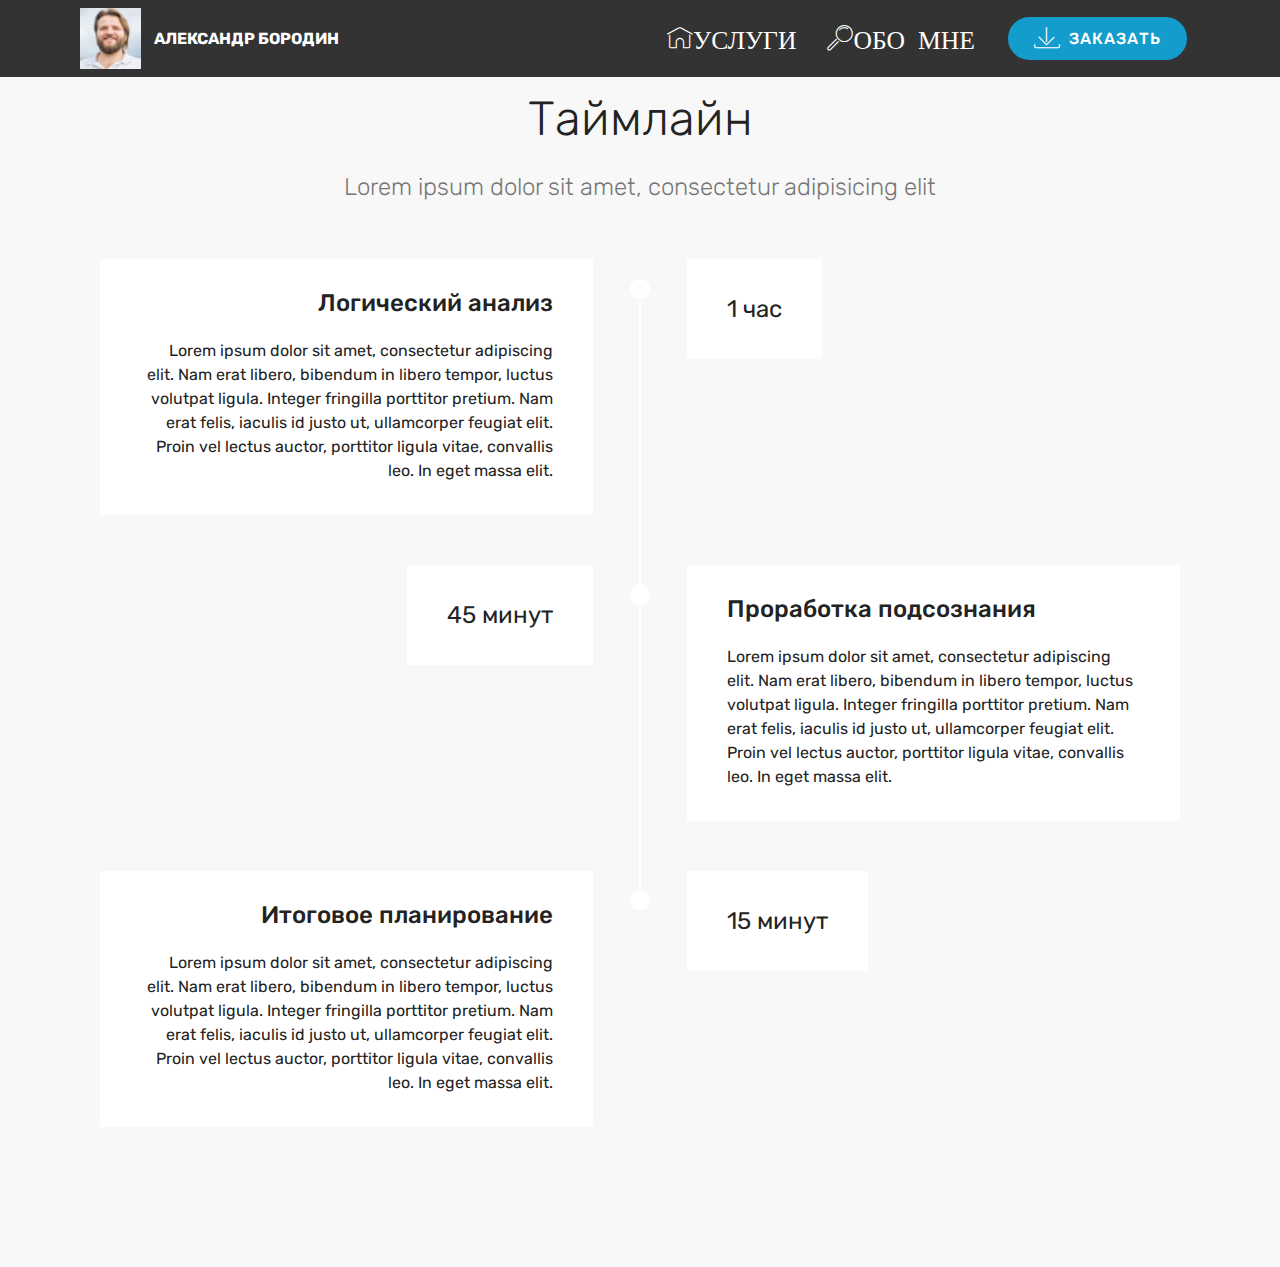
<file: page1.html>
<!DOCTYPE html>
<html >
<head>
  <!-- Site made with Mobirise Website Builder v4.8.2, https://mobirise.com -->
  <meta charset="UTF-8">
  <meta http-equiv="X-UA-Compatible" content="IE=edge">
  <meta name="generator" content="Mobirise v4.8.2, mobirise.com">
  <meta name="viewport" content="width=device-width, initial-scale=1, minimum-scale=1">
  <link rel="shortcut icon" href="assets/images/20180909-img-0165-128x128-2.png" type="image/x-icon">
  <meta name="description" content="Web Site Builder Description">
  <title>Услуги</title>
  <link rel="stylesheet" href="assets/web/assets/mobirise-icons/mobirise-icons.css">
  <link rel="stylesheet" href="assets/tether/tether.min.css">
  <link rel="stylesheet" href="assets/bootstrap/css/bootstrap.min.css">
  <link rel="stylesheet" href="assets/bootstrap/css/bootstrap-grid.min.css">
  <link rel="stylesheet" href="assets/bootstrap/css/bootstrap-reboot.min.css">
  <link rel="stylesheet" href="assets/soundcloud-plugin/style.css">
  <link rel="stylesheet" href="assets/dropdown/css/style.css">
  <link rel="stylesheet" href="assets/theme/css/style.css">
  <link rel="stylesheet" href="assets/mobirise/css/mbr-additional.css" type="text/css">
  
  
  
</head>
<body>
  <section class="menu cid-qTkzRZLJNu" once="menu" id="menu1-3">

    

    <nav class="navbar navbar-expand beta-menu navbar-dropdown align-items-center navbar-fixed-top navbar-toggleable-sm">
        <button class="navbar-toggler navbar-toggler-right" type="button" data-toggle="collapse" data-target="#navbarSupportedContent" aria-controls="navbarSupportedContent" aria-expanded="false" aria-label="Toggle navigation">
            <div class="hamburger">
                <span></span>
                <span></span>
                <span></span>
                <span></span>
            </div>
        </button>
        <div class="menu-logo">
            <div class="navbar-brand">
                <span class="navbar-logo">
                    <a href="https://mobirise.com">
                         <img src="assets/images/20180909-img-166-80x80.jpg" alt="Mobirise" title="" style="height: 3.8rem;">
                    </a>
                </span>
                <span class="navbar-caption-wrap"><a class="navbar-caption text-white display-4" href="https://mobirise.com">
                        АЛЕКСАНДР БОРОДИН</a></span>
            </div>
        </div>
        <div class="collapse navbar-collapse" id="navbarSupportedContent">
            <ul class="navbar-nav nav-dropdown" data-app-modern-menu="true"><li class="nav-item">
                    <a class="nav-link link text-white display-4" href="https://mobirise.com">
                        <span class="mbri-home mbr-iconfont mbr-iconfont-btn">УСЛУГИ</span></a>
                </li>
                <li class="nav-item">
                    <a class="nav-link link text-white display-4" href="https://mobirise.com">
                        <span class="mbri-search mbr-iconfont mbr-iconfont-btn">ОБО МНЕ</span></a>
                </li></ul>
            <div class="navbar-buttons mbr-section-btn"><a class="btn btn-sm btn-primary display-4" href="tel:+79528323090"><span class="mbri-save mbr-iconfont mbr-iconfont-btn"></span>ЗАКАЗАТЬ</a></div>
        </div>
    </nav>
</section>

<section class="engine"><a href="https://mobiri.se/m">free web design templates</a></section><section class="timeline1 cid-r3R2XqxPtO" id="timeline1-8">

    

    

    <div class="container align-center">
        <h2 class="mbr-section-title pb-3 mbr-fonts-style display-2">
            Таймлайн
        </h2>
        <h3 class="mbr-section-subtitle pb-5 mbr-fonts-style display-5">
            Lorem ipsum dolor sit amet, consectetur adipisicing elit
        </h3>

        <div class="container timelines-container" mbri-timelines="">
            <div class="row timeline-element reverse separline">      
                 <div class="timeline-date-panel col-xs-12 col-md-6  align-left">         
                    <div class="time-line-date-content">
                        <p class="mbr-timeline-date mbr-fonts-style display-5">
                            1 час</p>
                    </div>
                </div>
           <span class="iconBackground"></span>
            <div class="col-xs-12 col-md-6 align-right">
                <div class="timeline-text-content">
                    <h4 class="mbr-timeline-title pb-3 mbr-fonts-style display-5">
                        Логический анализ</h4>
                    <p class="mbr-timeline-text mbr-fonts-style display-7">
                        Lorem ipsum dolor sit amet, consectetur adipiscing elit. Nam erat libero, bibendum in libero tempor, luctus volutpat ligula. Integer fringilla porttitor pretium. Nam erat felis, iaculis id justo ut, ullamcorper feugiat elit. Proin vel lectus auctor, porttitor ligula vitae, convallis leo. In eget massa elit.
                    </p>
                 </div>
            </div>
            </div>

            <div class="row timeline-element  separline">
                <div class="timeline-date-panel col-xs-12 col-md-6 align-right">
                    <div class="time-line-date-content">
                        <p class="mbr-timeline-date mbr-fonts-style display-5">
                            45 минут</p>
                    </div>
                </div>
                <span class="iconBackground"></span>
                <div class="col-xs-12 col-md-6 align-left ">
                    <div class="timeline-text-content">
                        <h4 class="mbr-timeline-title pb-3 mbr-fonts-style display-5">
                            Проработка подсознания&nbsp;</h4>
                        <p class="mbr-timeline-text mbr-fonts-style display-7">
                            Lorem ipsum dolor sit amet, consectetur adipiscing elit. Nam erat libero, bibendum in libero tempor, luctus volutpat ligula. Integer fringilla porttitor pretium. Nam erat felis, iaculis id justo ut, ullamcorper feugiat elit. Proin vel lectus auctor, porttitor ligula vitae, convallis leo. In eget massa elit.
                        </p>
                    </div>
                </div>
            </div> 


            <div class="row timeline-element reverse">
                <div class="timeline-date-panel col-xs-12 col-md-6  align-left">
                    <div class="time-line-date-content">
                        <p class="mbr-timeline-date mbr-fonts-style display-5">
                            15 минут</p>
                    </div>
                </div>
                <span class="iconBackground"></span>
                <div class="col-xs-12 col-md-6 align-right">
                    <div class="timeline-text-content">
                        <h4 class="mbr-timeline-title pb-3 mbr-fonts-style display-5">Итоговое планирование</h4>      
                        <p class="mbr-timeline-text mbr-fonts-style display-7">
                            Lorem ipsum dolor sit amet, consectetur adipiscing elit. Nam erat libero, bibendum in libero tempor, luctus volutpat ligula. Integer fringilla porttitor pretium. Nam erat felis, iaculis id justo ut, ullamcorper feugiat elit. Proin vel lectus auctor, porttitor ligula vitae, convallis leo. In eget massa elit.
                        </p>
                    </div>
                </div>
            </div>

            


            


            

            

            

            

            

            

            
        </div>
    </div>
</section>


  <script src="assets/web/assets/jquery/jquery.min.js"></script>
  <script src="assets/popper/popper.min.js"></script>
  <script src="assets/tether/tether.min.js"></script>
  <script src="assets/bootstrap/js/bootstrap.min.js"></script>
  <script src="assets/smoothscroll/smooth-scroll.js"></script>
  <script src="assets/dropdown/js/script.min.js"></script>
  <script src="assets/touchswipe/jquery.touch-swipe.min.js"></script>
  <script src="assets/theme/js/script.js"></script>
  
  
</body>
</html>
</file>
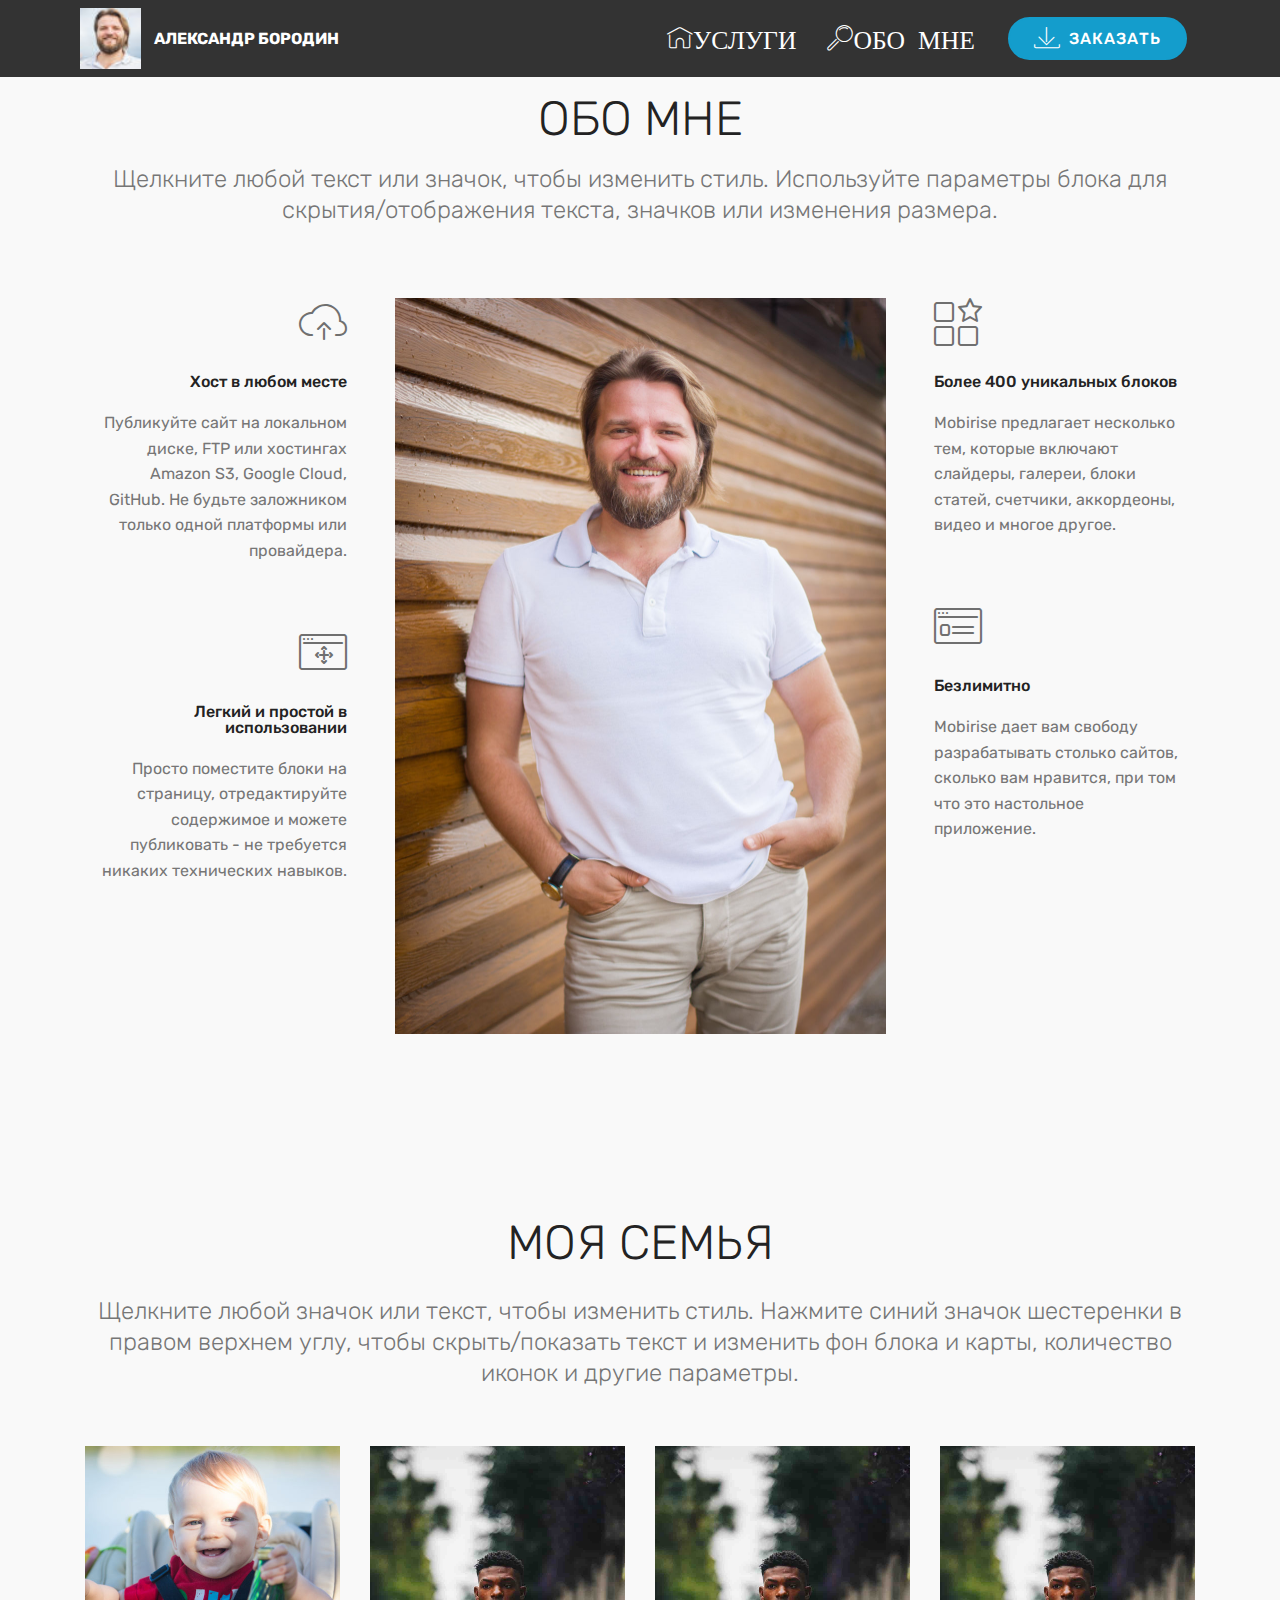
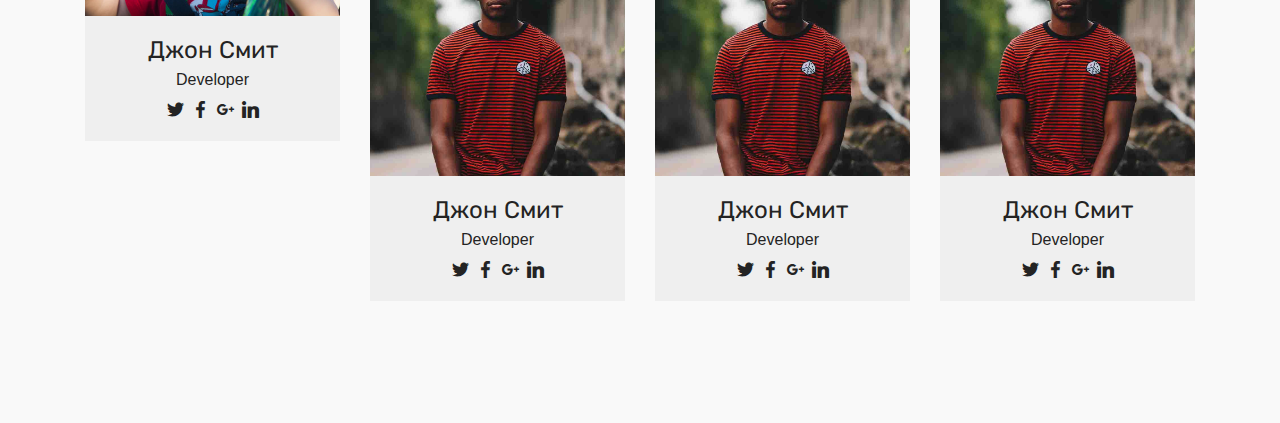
<file: page2.html>
<!DOCTYPE html>
<html >
<head>
  <!-- Site made with Mobirise Website Builder v4.8.2, https://mobirise.com -->
  <meta charset="UTF-8">
  <meta http-equiv="X-UA-Compatible" content="IE=edge">
  <meta name="generator" content="Mobirise v4.8.2, mobirise.com">
  <meta name="viewport" content="width=device-width, initial-scale=1, minimum-scale=1">
  <link rel="shortcut icon" href="assets/images/20180909-img-0165-128x128-2.png" type="image/x-icon">
  <meta name="description" content="Site Creator Description">
  <title>Обо мне</title>
  <link rel="stylesheet" href="assets/web/assets/mobirise-icons/mobirise-icons.css">
  <link rel="stylesheet" href="assets/tether/tether.min.css">
  <link rel="stylesheet" href="assets/bootstrap/css/bootstrap.min.css">
  <link rel="stylesheet" href="assets/bootstrap/css/bootstrap-grid.min.css">
  <link rel="stylesheet" href="assets/bootstrap/css/bootstrap-reboot.min.css">
  <link rel="stylesheet" href="assets/soundcloud-plugin/style.css">
  <link rel="stylesheet" href="assets/socicon/css/styles.css">
  <link rel="stylesheet" href="assets/dropdown/css/style.css">
  <link rel="stylesheet" href="assets/theme/css/style.css">
  <link rel="stylesheet" href="assets/mobirise/css/mbr-additional.css" type="text/css">
  
  
  
</head>
<body>
  <section class="menu cid-qTkzRZLJNu" once="menu" id="menu1-4">

    

    <nav class="navbar navbar-expand beta-menu navbar-dropdown align-items-center navbar-fixed-top navbar-toggleable-sm">
        <button class="navbar-toggler navbar-toggler-right" type="button" data-toggle="collapse" data-target="#navbarSupportedContent" aria-controls="navbarSupportedContent" aria-expanded="false" aria-label="Toggle navigation">
            <div class="hamburger">
                <span></span>
                <span></span>
                <span></span>
                <span></span>
            </div>
        </button>
        <div class="menu-logo">
            <div class="navbar-brand">
                <span class="navbar-logo">
                    <a href="https://mobirise.com">
                         <img src="assets/images/20180909-img-166-80x80.jpg" alt="Mobirise" title="" style="height: 3.8rem;">
                    </a>
                </span>
                <span class="navbar-caption-wrap"><a class="navbar-caption text-white display-4" href="https://mobirise.com">
                        АЛЕКСАНДР БОРОДИН</a></span>
            </div>
        </div>
        <div class="collapse navbar-collapse" id="navbarSupportedContent">
            <ul class="navbar-nav nav-dropdown" data-app-modern-menu="true"><li class="nav-item">
                    <a class="nav-link link text-white display-4" href="https://mobirise.com">
                        <span class="mbri-home mbr-iconfont mbr-iconfont-btn">УСЛУГИ</span></a>
                </li>
                <li class="nav-item">
                    <a class="nav-link link text-white display-4" href="https://mobirise.com">
                        <span class="mbri-search mbr-iconfont mbr-iconfont-btn">ОБО МНЕ</span></a>
                </li></ul>
            <div class="navbar-buttons mbr-section-btn"><a class="btn btn-sm btn-primary display-4" href="tel:+79528323090"><span class="mbri-save mbr-iconfont mbr-iconfont-btn"></span>ЗАКАЗАТЬ</a></div>
        </div>
    </nav>
</section>

<section class="engine"><a href="https://mobiri.se/h">how to create a web page</a></section><section class="features12 cid-r3QZZrePtj" id="features12-5">
    
    

    

    <div class="container">
        <h2 class="mbr-section-title pb-2 mbr-fonts-style display-2">
            ОБО МНЕ</h2>
        <h3 class="mbr-section-subtitle pb-3 mbr-fonts-style display-5">
            Щелкните любой текст или значок, чтобы изменить стиль. Используйте параметры блока для скрытия/отображения текста, значков или изменения размера.
        </h3>

        <div class="media-container-row pt-5">
            <div class="block-content align-right">
                <div class="card pl-3 pr-3 pb-5">
                    <div class="mbr-card-img-title">
                        <div class="card-img pb-3">
                             <span class="mbri-upload mbr-iconfont"></span>
                        </div>
                        <div class="mbr-crt-title">
                            <h4 class="card-title py-2 mbr-crt-title mbr-fonts-style display-7">
                                Хост в любом месте                     
                            </h4>
                        </div>
                    </div>                

                    <div class="card-box">
                        <p class="mbr-text mbr-section-text mbr-fonts-style display-7">
                            Публикуйте сайт на локальном диске, FTP или хостингах Amazon S3, Google Cloud, GitHub. Не будьте заложником только одной платформы или провайдера.
                        </p>
                    </div>
                </div>

                <div class="card pl-3 pr-3 pb-5">
                    <div class="mbr-card-img-title">
                        <div class="card-img pb-3">
                            <span class="mbri-drag-n-drop2 mbr-iconfont"></span>
                        </div>
                        <div class="mbr-crt-title">
                            <h4 class="card-title py-2 mbr-crt-title mbr-fonts-style display-7">
                                Легкий и простой в использовании
                            </h4>
                        </div>
                    </div>
                    <div class="card-box">
                        <p class="mbr-text mbr-section-text mbr-fonts-style display-7">
                            Просто поместите блоки на страницу, отредактируйте содержимое и можете публиковать - не требуется никаких технических навыков.
                        </p>
                    </div>
                </div>
            </div>

            <div class="mbr-figure" style="width: 50%;">
                <img src="assets/images/20180909-img-191-982x1473.jpg" alt="Mobirise" title="">
            </div>

            <div class="block-content align-left  ">
                <div class="card pl-3 pr-3 pb-5">
                    <div class="mbr-card-img-title">
                        <div class="card-img pb-3">
                             <span class="mbri-features mbr-iconfont"></span>
                        </div>
                        <div class="mbr-crt-title">
                            <h4 class="card-title py-2 mbr-crt-title mbr-fonts-style display-7">
                                Более 400 уникальных блоков
                            </h4>
                        </div>
                    </div>                

                    <div class="card-box">
                        <p class="mbr-text mbr-section-text mbr-fonts-style display-7">
                            Mobirise предлагает несколько тем, которые включают слайдеры, галереи, блоки статей, счетчики, аккордеоны, видео и многое другое.
                        </p>
                    </div>
                </div>

                <div class="card pl-3 pr-3 pb-5">
                    <div class="mbr-card-img-title">
                        <div class="card-img pb-3">
                            <span class="mbri-sites mbr-iconfont"></span>
                        </div>
                        <div class="mbr-crt-title">
                            <h4 class="card-title py-2 mbr-crt-title mbr-fonts-style display-7">
                                Безлимитно
                            </h4>
                        </div>
                    </div>
                    <div class="card-box">
                        <p class="mbr-text mbr-section-text mbr-fonts-style display-7">
                            Mobirise дает вам свободу разрабатывать столько сайтов, сколько вам нравится, при том что это настольное приложение.
                        </p>
                    </div>
                </div>
            </div>
        </div>
    </div>
</section>

<section class="features16 cid-r3R0JcLYVp" id="features16-6">
    
    
    
    <div class="container align-center">
        <h2 class="pb-3 mbr-fonts-style mbr-section-title display-2">
            МОЯ СЕМЬЯ</h2>
        <h3 class="pb-5 mbr-section-subtitle mbr-fonts-style mbr-light display-5">
            Щелкните любой значок или текст, чтобы изменить стиль. Нажмите синий значок шестеренки в правом верхнем углу, чтобы скрыть/показать текст и изменить фон блока и карты, количество иконок и другие параметры.
        </h3>
        <div class="row media-row">
            
        <div class="team-item col-lg-3 col-md-6">
                <div class="item-image">
                    <img src="assets/images/20180429-img-9837-510x340.jpg" alt="" title="">
                </div>
                <div class="item-caption py-3">
                    <div class="item-name px-2">
                        <p class="mbr-fonts-style display-5">
                           Джон Смит
                        </p>
                    </div>
                    <div class="item-role px-2">
                        <p>Developer</p>
                    </div>
                    <div class="item-social pt-2">
                        <a href="https://twitter.com/mobirise" target="_blank">
                            <span class="p-1 socicon-twitter socicon mbr-iconfont mbr-iconfont-social"></span>
                        </a>
                        <a href="https://www.facebook.com/pages/Mobirise/1616226671953247" target="_blank">
                            <span class="p-1 socicon-facebook socicon mbr-iconfont mbr-iconfont-social"></span>
                        </a>
                        <a href="https://plus.google.com/u/0/+Mobirise" target="_blank">
                            <span class="p-1 socicon-googleplus socicon mbr-iconfont mbr-iconfont-social"></span>
                        </a>
                        <a href="https://www.linkedin.com/in/mobirise" target="_blank">
                            <span class="p-1 socicon-linkedin socicon mbr-iconfont mbr-iconfont-social"></span>
                        </a>
                        <a href="https://www.instagram.com/mobirise/" target="_blank">
                            
                        </a>
                        <a href="https://www.youtube.com/channel/UCt_tncVAetpK5JeM8L-8jyw" target="_blank">    
                            
                        </a>
                    </div>
                </div>
            </div><div class="team-item col-lg-3 col-md-6">
                <div class="item-image">
                    <img src="assets/images/face6.jpg">
                </div>
                <div class="item-caption py-3">
                    <div class="item-name px-2">
                        <p class="mbr-fonts-style display-5">
                           Джон Смит
                        </p>
                    </div>
                    <div class="item-role px-2">
                        <p>Developer</p>
                    </div>
                    <div class="item-social pt-2">
                        <a href="https://twitter.com/mobirise" target="_blank">
                            <span class="p-1 socicon-twitter socicon mbr-iconfont mbr-iconfont-social"></span>
                        </a>
                        <a href="https://www.facebook.com/pages/Mobirise/1616226671953247" target="_blank">
                            <span class="p-1 socicon-facebook socicon mbr-iconfont mbr-iconfont-social"></span>
                        </a>
                        <a href="https://plus.google.com/u/0/+Mobirise" target="_blank">
                            <span class="p-1 socicon-googleplus socicon mbr-iconfont mbr-iconfont-social"></span>
                        </a>
                        <a href="https://www.linkedin.com/in/mobirise" target="_blank">
                            <span class="p-1 socicon-linkedin socicon mbr-iconfont mbr-iconfont-social"></span>
                        </a>
                        <a href="https://www.instagram.com/mobirise/" target="_blank">
                            
                        </a>
                        <a href="https://www.youtube.com/channel/UCt_tncVAetpK5JeM8L-8jyw" target="_blank">    
                            
                        </a>
                    </div>
                </div>
            </div><div class="team-item col-lg-3 col-md-6">
                <div class="item-image">
                    <img src="assets/images/face6.jpg">
                </div>
                <div class="item-caption py-3">
                    <div class="item-name px-2">
                        <p class="mbr-fonts-style display-5">
                           Джон Смит
                        </p>
                    </div>
                    <div class="item-role px-2">
                        <p>Developer</p>
                    </div>
                    <div class="item-social pt-2">
                        <a href="https://twitter.com/mobirise" target="_blank">
                            <span class="p-1 socicon-twitter socicon mbr-iconfont mbr-iconfont-social"></span>
                        </a>
                        <a href="https://www.facebook.com/pages/Mobirise/1616226671953247" target="_blank">
                            <span class="p-1 socicon-facebook socicon mbr-iconfont mbr-iconfont-social"></span>
                        </a>
                        <a href="https://plus.google.com/u/0/+Mobirise" target="_blank">
                            <span class="p-1 socicon-googleplus socicon mbr-iconfont mbr-iconfont-social"></span>
                        </a>
                        <a href="https://www.linkedin.com/in/mobirise" target="_blank">
                            <span class="p-1 socicon-linkedin socicon mbr-iconfont mbr-iconfont-social"></span>
                        </a>
                        <a href="https://www.instagram.com/mobirise/" target="_blank">
                            
                        </a>
                        <a href="https://www.youtube.com/channel/UCt_tncVAetpK5JeM8L-8jyw" target="_blank">    
                            
                        </a>
                    </div>
                </div>
            </div><div class="team-item col-lg-3 col-md-6">
                <div class="item-image">
                    <img src="assets/images/face6.jpg">
                </div>
                <div class="item-caption py-3">
                    <div class="item-name px-2">
                        <p class="mbr-fonts-style display-5">
                           Джон Смит
                        </p>
                    </div>
                    <div class="item-role px-2">
                        <p>Developer</p>
                    </div>
                    <div class="item-social pt-2">
                        <a href="https://twitter.com/mobirise" target="_blank">
                            <span class="p-1 socicon-twitter socicon mbr-iconfont mbr-iconfont-social"></span>
                        </a>
                        <a href="https://www.facebook.com/pages/Mobirise/1616226671953247" target="_blank">
                            <span class="p-1 socicon-facebook socicon mbr-iconfont mbr-iconfont-social"></span>
                        </a>
                        <a href="https://plus.google.com/u/0/+Mobirise" target="_blank">
                            <span class="p-1 socicon-googleplus socicon mbr-iconfont mbr-iconfont-social"></span>
                        </a>
                        <a href="https://www.linkedin.com/in/mobirise" target="_blank">
                            <span class="p-1 socicon-linkedin socicon mbr-iconfont mbr-iconfont-social"></span>
                        </a>
                        <a href="https://www.instagram.com/mobirise/" target="_blank">
                            
                        </a>
                        <a href="https://www.youtube.com/channel/UCt_tncVAetpK5JeM8L-8jyw" target="_blank">    
                            
                        </a>
                    </div>
                </div>
            </div></div>    
    </div>
</section>


  <script src="assets/web/assets/jquery/jquery.min.js"></script>
  <script src="assets/popper/popper.min.js"></script>
  <script src="assets/tether/tether.min.js"></script>
  <script src="assets/bootstrap/js/bootstrap.min.js"></script>
  <script src="assets/dropdown/js/script.min.js"></script>
  <script src="assets/touchswipe/jquery.touch-swipe.min.js"></script>
  <script src="assets/smoothscroll/smooth-scroll.js"></script>
  <script src="assets/theme/js/script.js"></script>
  
  
</body>
</html>
</file>
<file: assets/web/assets/mobirise-icons/mobirise-icons.css>
@font-face {
  font-family: 'MobiriseIcons';
  src:  url('mobirise-icons.eot?spat4u');
  src:  url('mobirise-icons.eot?spat4u#iefix') format('embedded-opentype'),
    url('mobirise-icons.ttf?spat4u') format('truetype'),
    url('mobirise-icons.woff?spat4u') format('woff'),
    url('mobirise-icons.svg?spat4u#MobiriseIcons') format('svg');
  font-weight: normal;
  font-style: normal;
}

[class^="mbri-"], [class*=" mbri-"] {
  /* use !important to prevent issues with browser extensions that change fonts */
  font-family: MobiriseIcons !important;
  speak: none;
  font-style: normal;
  font-weight: normal;
  font-variant: normal;
  text-transform: none;
  line-height: 1;

  /* Better Font Rendering =========== */
  -webkit-font-smoothing: antialiased;
  -moz-osx-font-smoothing: grayscale;
}

.mbri-add-submenu:before {
  content: "\e900";
}
.mbri-alert:before {
  content: "\e901";
}
.mbri-align-center:before {
  content: "\e902";
}
.mbri-align-justify:before {
  content: "\e903";
}
.mbri-align-left:before {
  content: "\e904";
}
.mbri-align-right:before {
  content: "\e905";
}
.mbri-android:before {
  content: "\e906";
}
.mbri-apple:before {
  content: "\e907";
}
.mbri-arrow-down:before {
  content: "\e908";
}
.mbri-arrow-next:before {
  content: "\e909";
}
.mbri-arrow-prev:before {
  content: "\e90a";
}
.mbri-arrow-up:before {
  content: "\e90b";
}
.mbri-bold:before {
  content: "\e90c";
}
.mbri-bookmark:before {
  content: "\e90d";
}
.mbri-bootstrap:before {
  content: "\e90e";
}
.mbri-briefcase:before {
  content: "\e90f";
}
.mbri-browse:before {
  content: "\e910";
}
.mbri-bulleted-list:before {
  content: "\e911";
}
.mbri-calendar:before {
  content: "\e912";
}
.mbri-camera:before {
  content: "\e913";
}
.mbri-cart-add:before {
  content: "\e914";
}
.mbri-cart-full:before {
  content: "\e915";
}
.mbri-cash:before {
  content: "\e916";
}
.mbri-change-style:before {
  content: "\e917";
}
.mbri-chat:before {
  content: "\e918";
}
.mbri-clock:before {
  content: "\e919";
}
.mbri-close:before {
  content: "\e91a";
}
.mbri-cloud:before {
  content: "\e91b";
}
.mbri-code:before {
  content: "\e91c";
}
.mbri-contact-form:before {
  content: "\e91d";
}
.mbri-credit-card:before {
  content: "\e91e";
}
.mbri-cursor-click:before {
  content: "\e91f";
}
.mbri-cust-feedback:before {
  content: "\e920";
}
.mbri-database:before {
  content: "\e921";
}
.mbri-delivery:before {
  content: "\e922";
}
.mbri-desktop:before {
  content: "\e923";
}
.mbri-devices:before {
  content: "\e924";
}
.mbri-down:before {
  content: "\e925";
}
.mbri-download:before {
  content: "\e989";
}
.mbri-drag-n-drop:before {
  content: "\e927";
}
.mbri-drag-n-drop2:before {
  content: "\e928";
}
.mbri-edit:before {
  content: "\e929";
}
.mbri-edit2:before {
  content: "\e92a";
}
.mbri-error:before {
  content: "\e92b";
}
.mbri-extension:before {
  content: "\e92c";
}
.mbri-features:before {
  content: "\e92d";
}
.mbri-file:before {
  content: "\e92e";
}
.mbri-flag:before {
  content: "\e92f";
}
.mbri-folder:before {
  content: "\e930";
}
.mbri-gift:before {
  content: "\e931";
}
.mbri-github:before {
  content: "\e932";
}
.mbri-globe:before {
  content: "\e933";
}
.mbri-globe-2:before {
  content: "\e934";
}
.mbri-growing-chart:before {
  content: "\e935";
}
.mbri-hearth:before {
  content: "\e936";
}
.mbri-help:before {
  content: "\e937";
}
.mbri-home:before {
  content: "\e938";
}
.mbri-hot-cup:before {
  content: "\e939";
}
.mbri-idea:before {
  content: "\e93a";
}
.mbri-image-gallery:before {
  content: "\e93b";
}
.mbri-image-slider:before {
  content: "\e93c";
}
.mbri-info:before {
  content: "\e93d";
}
.mbri-italic:before {
  content: "\e93e";
}
.mbri-key:before {
  content: "\e93f";
}
.mbri-laptop:before {
  content: "\e940";
}
.mbri-layers:before {
  content: "\e941";
}
.mbri-left-right:before {
  content: "\e942";
}
.mbri-left:before {
  content: "\e943";
}
.mbri-letter:before {
  content: "\e944";
}
.mbri-like:before {
  content: "\e945";
}
.mbri-link:before {
  content: "\e946";
}
.mbri-lock:before {
  content: "\e947";
}
.mbri-login:before {
  content: "\e948";
}
.mbri-logout:before {
  content: "\e949";
}
.mbri-magic-stick:before {
  content: "\e94a";
}
.mbri-map-pin:before {
  content: "\e94b";
}
.mbri-menu:before {
  content: "\e94c";
}
.mbri-mobile:before {
  content: "\e94d";
}
.mbri-mobile2:before {
  content: "\e94e";
}
.mbri-mobirise:before {
  content: "\e94f";
}
.mbri-more-horizontal:before {
  content: "\e950";
}
.mbri-more-vertical:before {
  content: "\e951";
}
.mbri-music:before {
  content: "\e952";
}
.mbri-new-file:before {
  content: "\e953";
}
.mbri-numbered-list:before {
  content: "\e954";
}
.mbri-opened-folder:before {
  content: "\e955";
}
.mbri-pages:before {
  content: "\e956";
}
.mbri-paper-plane:before {
  content: "\e957";
}
.mbri-paperclip:before {
  content: "\e958";
}
.mbri-photo:before {
  content: "\e959";
}
.mbri-photos:before {
  content: "\e95a";
}
.mbri-pin:before {
  content: "\e95b";
}
.mbri-play:before {
  content: "\e95c";
}
.mbri-plus:before {
  content: "\e95d";
}
.mbri-preview:before {
  content: "\e95e";
}
.mbri-print:before {
  content: "\e95f";
}
.mbri-protect:before {
  content: "\e960";
}
.mbri-question:before {
  content: "\e961";
}
.mbri-quote-left:before {
  content: "\e962";
}
.mbri-quote-right:before {
  content: "\e963";
}
.mbri-refresh:before {
  content: "\e964";
}
.mbri-responsive:before {
  content: "\e965";
}
.mbri-right:before {
  content: "\e966";
}
.mbri-rocket:before {
  content: "\e967";
}
.mbri-sad-face:before {
  content: "\e968";
}
.mbri-sale:before {
  content: "\e969";
}
.mbri-save:before {
  content: "\e96a";
}
.mbri-search:before {
  content: "\e96b";
}
.mbri-setting:before {
  content: "\e96c";
}
.mbri-setting2:before {
  content: "\e96d";
}
.mbri-setting3:before {
  content: "\e96e";
}
.mbri-share:before {
  content: "\e96f";
}
.mbri-shopping-bag:before {
  content: "\e970";
}
.mbri-shopping-basket:before {
  content: "\e971";
}
.mbri-shopping-cart:before {
  content: "\e972";
}
.mbri-sites:before {
  content: "\e973";
}
.mbri-smile-face:before {
  content: "\e974";
}
.mbri-speed:before {
  content: "\e975";
}
.mbri-star:before {
  content: "\e976";
}
.mbri-success:before {
  content: "\e977";
}
.mbri-sun:before {
  content: "\e978";
}
.mbri-sun2:before {
  content: "\e979";
}
.mbri-tablet:before {
  content: "\e97a";
}
.mbri-tablet-vertical:before {
  content: "\e97b";
}
.mbri-target:before {
  content: "\e97c";
}
.mbri-timer:before {
  content: "\e97d";
}
.mbri-to-ftp:before {
  content: "\e97e";
}
.mbri-to-local-drive:before {
  content: "\e97f";
}
.mbri-touch-swipe:before {
  content: "\e980";
}
.mbri-touch:before {
  content: "\e981";
}
.mbri-trash:before {
  content: "\e982";
}
.mbri-underline:before {
  content: "\e983";
}
.mbri-unlink:before {
  content: "\e984";
}
.mbri-unlock:before {
  content: "\e985";
}
.mbri-up-down:before {
  content: "\e986";
}
.mbri-up:before {
  content: "\e987";
}
.mbri-update:before {
  content: "\e988";
}
.mbri-upload:before {
 content: "\e926"; 
}
.mbri-user:before {
  content: "\e98a";
}
.mbri-user2:before {
  content: "\e98b";
}
.mbri-users:before {
  content: "\e98c";
}
.mbri-video:before {
  content: "\e98d";
}
.mbri-video-play:before {
  content: "\e98e";
}
.mbri-watch:before {
  content: "\e98f";
}
.mbri-website-theme:before {
  content: "\e990";
}
.mbri-wifi:before {
  content: "\e991";
}
.mbri-windows:before {
  content: "\e992";
}
.mbri-zoom-out:before {
  content: "\e993";
}
.mbri-redo:before {
  content: "\e994";
}
.mbri-undo:before {
  content: "\e995";
}
</file>
<file: assets/soundcloud-plugin/style.css>
.addons-container {
  position: relative;
  margin-left: auto;
  margin-right: auto;
  padding-right: 15px;
  padding-left: 15px; }
  @media (min-width: 576px) {
    .addons-container {
      padding-right: 15px;
      padding-left: 15px; } }
  @media (min-width: 768px) {
    .addons-container {
      padding-right: 15px;
      padding-left: 15px; } }
  @media (min-width: 992px) {
    .addons-container {
      padding-right: 15px;
      padding-left: 15px; } }
  @media (min-width: 1200px) {
    .addons-container {
      padding-right: 15px;
      padding-left: 15px; } }
  @media (min-width: 576px) {
    .addons-container {
      width: 540px;
      max-width: 100%; } }
  @media (min-width: 768px) {
    .addons-container {
      width: 720px;
      max-width: 100%; } }
  @media (min-width: 992px) {
    .addons-container {
      width: 960px;
      max-width: 100%; } }
  @media (min-width: 1200px) {
    .addons-container {
      width: 1140px;
      max-width: 100%; } }

.addons-container-inner{
    position: relative;
    width: 100%;
    min-height: 1px;
    padding-right: 15px;
    padding-left: 15px;
}
@media (min-width: 567px) {
    .addons-container-inner{
        -ms-flex: 0 0 66.666667%;
        flex: 0 0 66.666667%;
        max-width: 66.666667%;
    }
}
.addons-row{
    display: flex;
    justify-content:center;
}
</file>
<file: assets/dropdown/css/style.css>
.navbar-dropdown {
  left: 0;
  padding: 0;
  position: absolute;
  right: 0;
  top: 0;
  transition: all 0.45s ease;
  z-index: 1030;
  background: #282828; }
  .navbar-dropdown .navbar-logo {
    margin-right: 0.8rem;
    transition: margin 0.3s ease-in-out;
    vertical-align: middle; }
    .navbar-dropdown .navbar-logo img {
      height: 3.125rem;
      transition: all 0.3s ease-in-out; }
    .navbar-dropdown .navbar-logo.mbr-iconfont {
      font-size: 3.125rem;
      line-height: 3.125rem; }
  .navbar-dropdown .navbar-caption {
    font-weight: 700;
    white-space: normal;
    vertical-align: -4px;
    line-height: 3.125rem !important; }
    .navbar-dropdown .navbar-caption, .navbar-dropdown .navbar-caption:hover {
      color: inherit;
      text-decoration: none; }
  .navbar-dropdown .mbr-iconfont + .navbar-caption {
    vertical-align: -1px; }
  .navbar-dropdown.navbar-fixed-top {
    position: fixed; }
  .navbar-dropdown .navbar-brand span {
    vertical-align: -4px; }
  .navbar-dropdown.bg-color.transparent {
    background: none; }
  .navbar-dropdown.navbar-short .navbar-brand {
    padding: 0.625rem 0; }
    .navbar-dropdown.navbar-short .navbar-brand span {
      vertical-align: -1px; }
  .navbar-dropdown.navbar-short .navbar-caption {
    line-height: 2.375rem !important;
    vertical-align: -2px; }
  .navbar-dropdown.navbar-short .navbar-logo {
    margin-right: 0.5rem; }
    .navbar-dropdown.navbar-short .navbar-logo img {
      height: 2.375rem; }
    .navbar-dropdown.navbar-short .navbar-logo.mbr-iconfont {
      font-size: 2.375rem;
      line-height: 2.375rem; }
  .navbar-dropdown.navbar-short .mbr-table-cell {
    height: 3.625rem; }
  .navbar-dropdown .navbar-close {
    left: 0.6875rem;
    position: fixed;
    top: 0.75rem;
    z-index: 1000; }
  .navbar-dropdown .hamburger-icon {
    content: "";
    display: inline-block;
    vertical-align: middle;
    width: 16px;
    -webkit-box-shadow: 0 -6px 0 1px #282828,0 0 0 1px #282828,0 6px 0 1px #282828;
    -moz-box-shadow: 0 -6px 0 1px #282828,0 0 0 1px #282828,0 6px 0 1px #282828;
    box-shadow: 0 -6px 0 1px #282828,0 0 0 1px #282828,0 6px 0 1px #282828; }

.dropdown-menu .dropdown-toggle[data-toggle="dropdown-submenu"]::after {
  border-bottom: 0.35em solid transparent;
  border-left: 0.35em solid;
  border-right: 0;
  border-top: 0.35em solid transparent;
  margin-left: 0.3rem; }

.dropdown-menu .dropdown-item:focus {
  outline: 0; }

.nav-dropdown {
  font-size: 0.75rem;
  font-weight: 500;
  height: auto !important; }
  .nav-dropdown .nav-btn {
    padding-left: 1rem; }
  .nav-dropdown .link {
    margin: .667em 1.667em;
    font-weight: 500;
    padding: 0;
    transition: color .2s ease-in-out; }
    .nav-dropdown .link.dropdown-toggle {
      margin-right: 2.583em; }
      .nav-dropdown .link.dropdown-toggle::after {
        margin-left: .25rem;
        border-top: 0.35em solid;
        border-right: 0.35em solid transparent;
        border-left: 0.35em solid transparent;
        border-bottom: 0; }
      .nav-dropdown .link.dropdown-toggle[aria-expanded="true"] {
        margin: 0;
        padding: 0.667em 3.263em  0.667em 1.667em; }
  .nav-dropdown .link::after,
  .nav-dropdown .dropdown-item::after {
    color: inherit; }
  .nav-dropdown .btn {
    font-size: 0.75rem;
    font-weight: 700;
    letter-spacing: 0;
    margin-bottom: 0;
    padding-left: 1.25rem;
    padding-right: 1.25rem; }
  .nav-dropdown .dropdown-menu {
    border-radius: 0;
    border: 0;
    left: 0;
    margin: 0;
    padding-bottom: 1.25rem;
    padding-top: 1.25rem;
    position: relative; }
  .nav-dropdown .dropdown-submenu {
    margin-left: 0.125rem;
    top: 0; }
  .nav-dropdown .dropdown-item {
    font-weight: 500;
    line-height: 2;
    padding: 0.3846em 4.615em 0.3846em 1.5385em;
    position: relative;
    transition: color .2s ease-in-out, background-color .2s ease-in-out; }
    .nav-dropdown .dropdown-item::after {
      margin-top: -0.3077em;
      position: absolute;
      right: 1.1538em;
      top: 50%; }
    .nav-dropdown .dropdown-item:focus, .nav-dropdown .dropdown-item:hover {
      background: none; }

@media (max-width: 767px) {
  .nav-dropdown.navbar-toggleable-sm {
    bottom: 0;
    display: none;
    left: 0;
    overflow-x: hidden;
    position: fixed;
    top: 0;
    transform: translateX(-100%);
    -ms-transform: translateX(-100%);
    -webkit-transform: translateX(-100%);
    width: 18.75rem;
    z-index: 999; } }
.nav-dropdown.navbar-toggleable-xl {
  bottom: 0;
  display: none;
  left: 0;
  overflow-x: hidden;
  position: fixed;
  top: 0;
  transform: translateX(-100%);
  -ms-transform: translateX(-100%);
  -webkit-transform: translateX(-100%);
  width: 18.75rem;
  z-index: 999; }

.nav-dropdown-sm {
  display: block !important;
  overflow-x: hidden;
  overflow: auto;
  padding-top: 3.875rem; }
  .nav-dropdown-sm::after {
    content: "";
    display: block;
    height: 3rem;
    width: 100%; }
  .nav-dropdown-sm.collapse.in ~ .navbar-close {
    display: block !important; }
  .nav-dropdown-sm.collapsing, .nav-dropdown-sm.collapse.in {
    transform: translateX(0);
    -ms-transform: translateX(0);
    -webkit-transform: translateX(0);
    transition: all 0.25s ease-out;
    -webkit-transition: all 0.25s ease-out;
    background: #282828; }
  .nav-dropdown-sm.collapsing[aria-expanded="false"] {
    transform: translateX(-100%);
    -ms-transform: translateX(-100%);
    -webkit-transform: translateX(-100%); }
  .nav-dropdown-sm .nav-item {
    display: block;
    margin-left: 0 !important;
    padding-left: 0; }
  .nav-dropdown-sm .link,
  .nav-dropdown-sm .dropdown-item {
    border-top: 1px dotted rgba(255, 255, 255, 0.1);
    font-size: 0.8125rem;
    line-height: 1.6;
    margin: 0 !important;
    padding: 0.875rem 2.4rem 0.875rem 1.5625rem !important;
    position: relative;
    white-space: normal; }
    .nav-dropdown-sm .link:focus, .nav-dropdown-sm .link:hover,
    .nav-dropdown-sm .dropdown-item:focus,
    .nav-dropdown-sm .dropdown-item:hover {
      background: rgba(0, 0, 0, 0.2) !important;
      color: #c0a375; }
  .nav-dropdown-sm .nav-btn {
    position: relative;
    padding: 1.5625rem 1.5625rem 0 1.5625rem; }
    .nav-dropdown-sm .nav-btn::before {
      border-top: 1px dotted rgba(255, 255, 255, 0.1);
      content: "";
      left: 0;
      position: absolute;
      top: 0;
      width: 100%; }
    .nav-dropdown-sm .nav-btn + .nav-btn {
      padding-top: 0.625rem; }
      .nav-dropdown-sm .nav-btn + .nav-btn::before {
        display: none; }
  .nav-dropdown-sm .btn {
    padding: 0.625rem 0; }
  .nav-dropdown-sm .dropdown-toggle[data-toggle="dropdown-submenu"]::after {
    margin-left: .25rem;
    border-top: 0.35em solid;
    border-right: 0.35em solid transparent;
    border-left: 0.35em solid transparent;
    border-bottom: 0; }
  .nav-dropdown-sm .dropdown-toggle[data-toggle="dropdown-submenu"][aria-expanded="true"]::after {
    border-top: 0;
    border-right: 0.35em solid transparent;
    border-left: 0.35em solid transparent;
    border-bottom: 0.35em solid; }
  .nav-dropdown-sm .dropdown-menu {
    margin: 0;
    padding: 0;
    position: relative;
    top: 0;
    left: 0;
    width: 100%;
    border: 0;
    float: none;
    border-radius: 0;
    background: none; }
  .nav-dropdown-sm .dropdown-submenu {
    left: 100%;
    margin-left: 0.125rem;
    margin-top: -1.25rem;
    top: 0; }

.navbar-toggleable-sm .nav-dropdown .dropdown-menu {
  position: absolute; }

.navbar-toggleable-sm .nav-dropdown .dropdown-submenu {
  left: 100%;
  margin-left: 0.125rem;
  margin-top: -1.25rem;
  top: 0; }

.navbar-toggleable-sm.opened .nav-dropdown .dropdown-menu {
  position: relative; }

.navbar-toggleable-sm.opened .nav-dropdown .dropdown-submenu {
  left: 0;
  margin-left: 00rem;
  margin-top: 0rem;
  top: 0; }

.is-builder .nav-dropdown.collapsing {
  transition: none !important; }

/*# sourceMappingURL=style.css.map */
</file>
<file: assets/theme/css/style.css>
.engine {
	position: absolute;
	text-indent: -2400px;
	text-align: center;
	padding: 0;
	top: 0;
	left: -2400px;
}/*!
 * Mobirise v4 theme (https://mobirise.com/)
 * Copyright 2017 Mobirise
 */
section {
  background-color: #eeeeee; }

section,
.container,
.container-fluid {
  position: relative;
  word-wrap: break-word; }

a.mbr-iconfont:hover {
  text-decoration: none; }

.article .lead p, .article .lead ul, .article .lead ol, .article .lead pre, .article .lead blockquote {
  margin-bottom: 0; }

a {
  font-style: normal;
  font-weight: 400;
  cursor: pointer; }
  a, a:hover {
    text-decoration: none; }

figure {
  margin-bottom: 0; }

body {
  color: #232323; }

h1, h2, h3, h4, h5, h6,
.h1, .h2, .h3, .h4, .h5, .h6,
.display-1, .display-2, .display-3, .display-4 {
  line-height: 1;
  word-break: break-word;
  word-wrap: break-word; }

b, strong {
  font-weight: bold; }

blockquote {
  padding: 10px 0 10px 20px;
  position: relative;
  border-left: 2px solid;
  border-color: #ff3366; }

input:-webkit-autofill, input:-webkit-autofill:hover, input:-webkit-autofill:focus, input:-webkit-autofill:active {
  transition-delay: 9999s;
  transition-property: background-color, color; }

textarea[type="hidden"] {
  display: none; }

body {
  position: relative; }

section {
  background-position: 50% 50%;
  background-repeat: no-repeat;
  background-size: cover; }
  section .mbr-background-video,
  section .mbr-background-video-preview {
    position: absolute;
    bottom: 0;
    left: 0;
    right: 0;
    top: 0; }

.hidden {
  visibility: hidden; }

.mbr-z-index20 {
  z-index: 20; }

/*! Base colors */
.mbr-white {
  color: #ffffff; }

.mbr-black {
  color: #000000; }

.mbr-bg-white {
  background-color: #ffffff; }

.mbr-bg-black {
  background-color: #000000; }

/*! Text-aligns */
.align-left {
  text-align: left; }

.align-center {
  text-align: center; }

.align-right {
  text-align: right; }

@media (max-width: 767px) {
  .align-left, .align-center, .align-right, .mbr-section-btn, .mbr-section-title {
    text-align: center; } }
/*! Font-weight  */
.mbr-light {
  font-weight: 300; }

.mbr-regular {
  font-weight: 400; }

.mbr-semibold {
  font-weight: 500; }

.mbr-bold {
  font-weight: 700; }

/*! Media  */
.media-size-item {
  -webkit-flex: 1 1 auto;
  -moz-flex: 1 1 auto;
  -ms-flex: 1 1 auto;
  -o-flex: 1 1 auto;
  flex: 1 1 auto; }

.media-content {
  -webkit-flex-basis: 100%;
  flex-basis: 100%; }

.media-container-row {
  display: -ms-flexbox;
  display: -webkit-flex;
  display: flex;
  -webkit-flex-direction: row;
  -ms-flex-direction: row;
  flex-direction: row;
  -webkit-flex-wrap: wrap;
  -ms-flex-wrap: wrap;
  flex-wrap: wrap;
  -webkit-justify-content: center;
  -ms-flex-pack: center;
  justify-content: center;
  -webkit-align-content: center;
  -ms-flex-line-pack: center;
  align-content: center;
  -webkit-align-items: start;
  -ms-flex-align: start;
  align-items: start; }
  .media-container-row .media-size-item {
    width: 400px; }

.media-container-column {
  display: -ms-flexbox;
  display: -webkit-flex;
  display: flex;
  -webkit-flex-direction: column;
  -ms-flex-direction: column;
  flex-direction: column;
  -webkit-flex-wrap: wrap;
  -ms-flex-wrap: wrap;
  flex-wrap: wrap;
  -webkit-justify-content: center;
  -ms-flex-pack: center;
  justify-content: center;
  -webkit-align-content: center;
  -ms-flex-line-pack: center;
  align-content: center;
  -webkit-align-items: stretch;
  -ms-flex-align: stretch;
  align-items: stretch; }
  .media-container-column > * {
    width: 100%; }

@media (min-width: 992px) {
  .media-container-row {
    -webkit-flex-wrap: nowrap;
    -ms-flex-wrap: nowrap;
    flex-wrap: nowrap; } }
figure {
  overflow: hidden; }

figure[mbr-media-size] {
  transition: width 0.1s; }

.mbr-figure img, .mbr-figure iframe {
  display: block;
  width: 100%; }

.card {
  background-color: transparent;
  border: none; }

.card-img {
  text-align: center;
  flex-shrink: 0; }

.media {
  max-width: 100%;
  margin: 0 auto; }

.mbr-figure {
  -ms-flex-item-align: center;
  -ms-grid-row-align: center;
  -webkit-align-self: center;
  align-self: center; }

.media-container > div {
  max-width: 100%; }

.mbr-figure img, .card-img img {
  width: 100%; }

@media (max-width: 991px) {
  .media-size-item {
    width: auto !important; }

  .media {
    width: auto; }

  .mbr-figure {
    width: 100% !important; } }
/*! Buttons */
.mbr-section-btn {
  margin-left: -.25rem;
  margin-right: -.25rem;
  font-size: 0; }

nav .mbr-section-btn {
  margin-left: 0rem;
  margin-right: 0rem; }

/*! Btn icon margin */
.btn .mbr-iconfont, .btn.btn-sm .mbr-iconfont {
  cursor: pointer;
  margin-right: 0.5rem; }

.btn.btn-md .mbr-iconfont, .btn.btn-md .mbr-iconfont {
  margin-right: 0.8rem; }

.mbr-regular {
  font-weight: 400; }

.mbr-semibold {
  font-weight: 500; }

.mbr-bold {
  font-weight: 700; }

[type="submit"] {
  -webkit-appearance: none; }

/*! Full-screen */
.mbr-fullscreen .mbr-overlay {
  min-height: 100vh; }

.mbr-fullscreen {
  display: flex;
  display: -webkit-flex;
  display: -moz-flex;
  display: -ms-flex;
  display: -o-flex;
  align-items: center;
  -webkit-align-items: center;
  min-height: 100vh;
  padding-top: 3rem;
  padding-bottom: 3rem; }

/*! Map */
.map {
  height: 25rem;
  position: relative; }
  .map iframe {
    width: 100%;
    height: 100%; }

/* Form */
.form-asterisk {
  font-family: initial;
  position: absolute;
  top: -2px;
  font-weight: normal; }

/*! Scroll to top arrow */
.mbr-arrow-up {
  bottom: 25px;
  right: 90px;
  position: fixed;
  text-align: right;
  z-index: 5000;
  color: #ffffff;
  font-size: 32px;
  transform: rotate(180deg);
  -webkit-transform: rotate(180deg); }

.mbr-arrow-up a {
  background: rgba(0, 0, 0, 0.2);
  border-radius: 3px;
  color: #fff;
  display: inline-block;
  height: 60px;
  width: 60px;
  outline-style: none !important;
  position: relative;
  text-decoration: none;
  transition: all .3s ease-in-out;
  cursor: pointer;
  text-align: center; }
  .mbr-arrow-up a:hover {
    background-color: rgba(0, 0, 0, 0.4); }
  .mbr-arrow-up a i {
    line-height: 60px; }

.mbr-arrow-up-icon {
  display: block;
  color: #fff; }

.mbr-arrow-up-icon::before {
  content: "\203a";
  display: inline-block;
  font-family: serif;
  font-size: 32px;
  line-height: 1;
  font-style: normal;
  position: relative;
  top: 6px;
  left: -4px;
  -webkit-transform: rotate(-90deg);
  transform: rotate(-90deg); }

/*! Arrow Down */
.mbr-arrow {
  position: absolute;
  bottom: 45px;
  left: 50%;
  width: 60px;
  height: 60px;
  cursor: pointer;
  background-color: rgba(80, 80, 80, 0.5);
  border-radius: 50%;
  -webkit-transform: translateX(-50%);
  transform: translateX(-50%); }
  .mbr-arrow > a {
    display: inline-block;
    text-decoration: none;
    outline-style: none;
    -webkit-animation: arrowdown 1.7s ease-in-out infinite;
    animation: arrowdown 1.7s ease-in-out infinite; }
    .mbr-arrow > a > i {
      position: absolute;
      top: -2px;
      left: 15px;
      font-size: 2rem; }

@keyframes arrowdown {
  0% {
    transform: translateY(0px);
    -webkit-transform: translateY(0px); }
  50% {
    transform: translateY(-5px);
    -webkit-transform: translateY(-5px); }
  100% {
    transform: translateY(0px);
    -webkit-transform: translateY(0px); } }
@-webkit-keyframes arrowdown {
  0% {
    transform: translateY(0px);
    -webkit-transform: translateY(0px); }
  50% {
    transform: translateY(-5px);
    -webkit-transform: translateY(-5px); }
  100% {
    transform: translateY(0px);
    -webkit-transform: translateY(0px); } }
@media (max-width: 500px) {
  .mbr-arrow-up {
    left: 50%;
    right: auto;
    transform: translateX(-50%) rotate(180deg);
    -webkit-transform: translateX(-50%) rotate(180deg); } }
/*Gradients animation*/
@keyframes gradient-animation {
  from {
    background-position: 0% 100%;
    animation-timing-function: ease-in-out; }
  to {
    background-position: 100% 0%;
    animation-timing-function: ease-in-out; } }
@-webkit-keyframes gradient-animation {
  from {
    background-position: 0% 100%;
    animation-timing-function: ease-in-out; }
  to {
    background-position: 100% 0%;
    animation-timing-function: ease-in-out; } }
.bg-gradient {
  background-size: 200% 200%;
  animation: gradient-animation 5s infinite alternate;
  -webkit-animation: gradient-animation 5s infinite alternate; }

.menu .navbar-brand {
  display: -webkit-flex; }
  .menu .navbar-brand span {
    display: flex;
    display: -webkit-flex; }
  .menu .navbar-brand .navbar-caption-wrap {
    display: -webkit-flex; }
  .menu .navbar-brand .navbar-logo img {
    display: -webkit-flex; }
@media (min-width: 768px) and (max-width: 991px) {
  .menu .navbar-toggleable-sm .navbar-nav {
    display: -webkit-box;
    display: -webkit-flex;
    display: -ms-flexbox; } }
@media (min-width: 992px) {
  .menu .navbar-nav.nav-dropdown {
    display: -webkit-flex; }
  .menu .navbar-toggleable-sm .navbar-collapse {
    display: -webkit-flex !important; } }

/*# sourceMappingURL=style.css.map */
</file>
<file: assets/mobirise/css/mbr-additional.css>
@import url(https://fonts.googleapis.com/css?family=Rubik:300,300i,400,400i,500,500i,700,700i,900,900i);





body {
  font-style: normal;
  line-height: 1.5;
}
.mbr-section-title {
  font-style: normal;
  line-height: 1.2;
}
.mbr-section-subtitle {
  line-height: 1.3;
}
.mbr-text {
  font-style: normal;
  line-height: 1.6;
}
.display-1 {
  font-family: 'Rubik', sans-serif;
  font-size: 4.25rem;
}
.display-1 > .mbr-iconfont {
  font-size: 6.8rem;
}
.display-2 {
  font-family: 'Rubik', sans-serif;
  font-size: 3rem;
}
.display-2 > .mbr-iconfont {
  font-size: 4.8rem;
}
.display-4 {
  font-family: 'Rubik', sans-serif;
  font-size: 1rem;
}
.display-4 > .mbr-iconfont {
  font-size: 1.6rem;
}
.display-5 {
  font-family: 'Rubik', sans-serif;
  font-size: 1.5rem;
}
.display-5 > .mbr-iconfont {
  font-size: 2.4rem;
}
.display-7 {
  font-family: 'Rubik', sans-serif;
  font-size: 1rem;
}
.display-7 > .mbr-iconfont {
  font-size: 1.6rem;
}
/* ---- Fluid typography for mobile devices ---- */
/* 1.4 - font scale ratio ( bootstrap == 1.42857 ) */
/* 100vw - current viewport width */
/* (48 - 20)  48 == 48rem == 768px, 20 == 20rem == 320px(minimal supported viewport) */
/* 0.65 - min scale variable, may vary */
@media (max-width: 768px) {
  .display-1 {
    font-size: 3.4rem;
    font-size: calc( 2.1374999999999997rem + (4.25 - 2.1374999999999997) * ((100vw - 20rem) / (48 - 20)));
    line-height: calc( 1.4 * (2.1374999999999997rem + (4.25 - 2.1374999999999997) * ((100vw - 20rem) / (48 - 20))));
  }
  .display-2 {
    font-size: 2.4rem;
    font-size: calc( 1.7rem + (3 - 1.7) * ((100vw - 20rem) / (48 - 20)));
    line-height: calc( 1.4 * (1.7rem + (3 - 1.7) * ((100vw - 20rem) / (48 - 20))));
  }
  .display-4 {
    font-size: 0.8rem;
    font-size: calc( 1rem + (1 - 1) * ((100vw - 20rem) / (48 - 20)));
    line-height: calc( 1.4 * (1rem + (1 - 1) * ((100vw - 20rem) / (48 - 20))));
  }
  .display-5 {
    font-size: 1.2rem;
    font-size: calc( 1.175rem + (1.5 - 1.175) * ((100vw - 20rem) / (48 - 20)));
    line-height: calc( 1.4 * (1.175rem + (1.5 - 1.175) * ((100vw - 20rem) / (48 - 20))));
  }
}
/* Buttons */
.btn {
  font-weight: 500;
  border-width: 2px;
  font-style: normal;
  letter-spacing: 1px;
  margin: .4rem .8rem;
  white-space: normal;
  -webkit-transition: all 0.3s ease-in-out;
  -moz-transition: all 0.3s ease-in-out;
  transition: all 0.3s ease-in-out;
  padding: 1rem 3rem;
  border-radius: 3px;
  display: inline-flex;
  align-items: center;
  justify-content: center;
  word-break: break-word;
}
.btn-sm {
  font-weight: 500;
  letter-spacing: 1px;
  -webkit-transition: all 0.3s ease-in-out;
  -moz-transition: all 0.3s ease-in-out;
  transition: all 0.3s ease-in-out;
  padding: 0.6rem 1.5rem;
  border-radius: 3px;
}
.btn-md {
  font-weight: 500;
  letter-spacing: 1px;
  margin: .4rem .8rem !important;
  -webkit-transition: all 0.3s ease-in-out;
  -moz-transition: all 0.3s ease-in-out;
  transition: all 0.3s ease-in-out;
  padding: 1rem 3rem;
  border-radius: 3px;
}
.btn-lg {
  font-weight: 500;
  letter-spacing: 1px;
  margin: .4rem .8rem !important;
  -webkit-transition: all 0.3s ease-in-out;
  -moz-transition: all 0.3s ease-in-out;
  transition: all 0.3s ease-in-out;
  padding: 1.2rem 3.2rem;
  border-radius: 3px;
}
.bg-primary {
  background-color: #149dcc !important;
}
.bg-success {
  background-color: #f7ed4a !important;
}
.bg-info {
  background-color: #82786e !important;
}
.bg-warning {
  background-color: #879a9f !important;
}
.bg-danger {
  background-color: #b1a374 !important;
}
.btn-primary,
.btn-primary:active {
  background-color: #149dcc !important;
  border-color: #149dcc !important;
  color: #ffffff !important;
}
.btn-primary:hover,
.btn-primary:focus,
.btn-primary.focus,
.btn-primary.active {
  color: #ffffff !important;
  background-color: #0d6786 !important;
  border-color: #0d6786 !important;
}
.btn-primary.disabled,
.btn-primary:disabled {
  color: #ffffff !important;
  background-color: #0d6786 !important;
  border-color: #0d6786 !important;
}
.btn-secondary,
.btn-secondary:active {
  background-color: #ff3366 !important;
  border-color: #ff3366 !important;
  color: #ffffff !important;
}
.btn-secondary:hover,
.btn-secondary:focus,
.btn-secondary.focus,
.btn-secondary.active {
  color: #ffffff !important;
  background-color: #e50039 !important;
  border-color: #e50039 !important;
}
.btn-secondary.disabled,
.btn-secondary:disabled {
  color: #ffffff !important;
  background-color: #e50039 !important;
  border-color: #e50039 !important;
}
.btn-info,
.btn-info:active {
  background-color: #82786e !important;
  border-color: #82786e !important;
  color: #ffffff !important;
}
.btn-info:hover,
.btn-info:focus,
.btn-info.focus,
.btn-info.active {
  color: #ffffff !important;
  background-color: #59524b !important;
  border-color: #59524b !important;
}
.btn-info.disabled,
.btn-info:disabled {
  color: #ffffff !important;
  background-color: #59524b !important;
  border-color: #59524b !important;
}
.btn-success,
.btn-success:active {
  background-color: #f7ed4a !important;
  border-color: #f7ed4a !important;
  color: #3f3c03 !important;
}
.btn-success:hover,
.btn-success:focus,
.btn-success.focus,
.btn-success.active {
  color: #3f3c03 !important;
  background-color: #eadd0a !important;
  border-color: #eadd0a !important;
}
.btn-success.disabled,
.btn-success:disabled {
  color: #3f3c03 !important;
  background-color: #eadd0a !important;
  border-color: #eadd0a !important;
}
.btn-warning,
.btn-warning:active {
  background-color: #879a9f !important;
  border-color: #879a9f !important;
  color: #ffffff !important;
}
.btn-warning:hover,
.btn-warning:focus,
.btn-warning.focus,
.btn-warning.active {
  color: #ffffff !important;
  background-color: #617479 !important;
  border-color: #617479 !important;
}
.btn-warning.disabled,
.btn-warning:disabled {
  color: #ffffff !important;
  background-color: #617479 !important;
  border-color: #617479 !important;
}
.btn-danger,
.btn-danger:active {
  background-color: #b1a374 !important;
  border-color: #b1a374 !important;
  color: #ffffff !important;
}
.btn-danger:hover,
.btn-danger:focus,
.btn-danger.focus,
.btn-danger.active {
  color: #ffffff !important;
  background-color: #8b7d4e !important;
  border-color: #8b7d4e !important;
}
.btn-danger.disabled,
.btn-danger:disabled {
  color: #ffffff !important;
  background-color: #8b7d4e !important;
  border-color: #8b7d4e !important;
}
.btn-white {
  color: #333333 !important;
}
.btn-white,
.btn-white:active {
  background-color: #ffffff !important;
  border-color: #ffffff !important;
  color: #808080 !important;
}
.btn-white:hover,
.btn-white:focus,
.btn-white.focus,
.btn-white.active {
  color: #808080 !important;
  background-color: #d9d9d9 !important;
  border-color: #d9d9d9 !important;
}
.btn-white.disabled,
.btn-white:disabled {
  color: #808080 !important;
  background-color: #d9d9d9 !important;
  border-color: #d9d9d9 !important;
}
.btn-black,
.btn-black:active {
  background-color: #333333 !important;
  border-color: #333333 !important;
  color: #ffffff !important;
}
.btn-black:hover,
.btn-black:focus,
.btn-black.focus,
.btn-black.active {
  color: #ffffff !important;
  background-color: #0d0d0d !important;
  border-color: #0d0d0d !important;
}
.btn-black.disabled,
.btn-black:disabled {
  color: #ffffff !important;
  background-color: #0d0d0d !important;
  border-color: #0d0d0d !important;
}
.btn-primary-outline,
.btn-primary-outline:active {
  background: none;
  border-color: #0b566f;
  color: #0b566f;
}
.btn-primary-outline:hover,
.btn-primary-outline:focus,
.btn-primary-outline.focus,
.btn-primary-outline.active {
  color: #ffffff;
  background-color: #149dcc;
  border-color: #149dcc;
}
.btn-primary-outline.disabled,
.btn-primary-outline:disabled {
  color: #ffffff !important;
  background-color: #149dcc !important;
  border-color: #149dcc !important;
}
.btn-secondary-outline,
.btn-secondary-outline:active {
  background: none;
  border-color: #cc0033;
  color: #cc0033;
}
.btn-secondary-outline:hover,
.btn-secondary-outline:focus,
.btn-secondary-outline.focus,
.btn-secondary-outline.active {
  color: #ffffff;
  background-color: #ff3366;
  border-color: #ff3366;
}
.btn-secondary-outline.disabled,
.btn-secondary-outline:disabled {
  color: #ffffff !important;
  background-color: #ff3366 !important;
  border-color: #ff3366 !important;
}
.btn-info-outline,
.btn-info-outline:active {
  background: none;
  border-color: #4b453f;
  color: #4b453f;
}
.btn-info-outline:hover,
.btn-info-outline:focus,
.btn-info-outline.focus,
.btn-info-outline.active {
  color: #ffffff;
  background-color: #82786e;
  border-color: #82786e;
}
.btn-info-outline.disabled,
.btn-info-outline:disabled {
  color: #ffffff !important;
  background-color: #82786e !important;
  border-color: #82786e !important;
}
.btn-success-outline,
.btn-success-outline:active {
  background: none;
  border-color: #d2c609;
  color: #d2c609;
}
.btn-success-outline:hover,
.btn-success-outline:focus,
.btn-success-outline.focus,
.btn-success-outline.active {
  color: #3f3c03;
  background-color: #f7ed4a;
  border-color: #f7ed4a;
}
.btn-success-outline.disabled,
.btn-success-outline:disabled {
  color: #3f3c03 !important;
  background-color: #f7ed4a !important;
  border-color: #f7ed4a !important;
}
.btn-warning-outline,
.btn-warning-outline:active {
  background: none;
  border-color: #55666b;
  color: #55666b;
}
.btn-warning-outline:hover,
.btn-warning-outline:focus,
.btn-warning-outline.focus,
.btn-warning-outline.active {
  color: #ffffff;
  background-color: #879a9f;
  border-color: #879a9f;
}
.btn-warning-outline.disabled,
.btn-warning-outline:disabled {
  color: #ffffff !important;
  background-color: #879a9f !important;
  border-color: #879a9f !important;
}
.btn-danger-outline,
.btn-danger-outline:active {
  background: none;
  border-color: #7a6e45;
  color: #7a6e45;
}
.btn-danger-outline:hover,
.btn-danger-outline:focus,
.btn-danger-outline.focus,
.btn-danger-outline.active {
  color: #ffffff;
  background-color: #b1a374;
  border-color: #b1a374;
}
.btn-danger-outline.disabled,
.btn-danger-outline:disabled {
  color: #ffffff !important;
  background-color: #b1a374 !important;
  border-color: #b1a374 !important;
}
.btn-black-outline,
.btn-black-outline:active {
  background: none;
  border-color: #000000;
  color: #000000;
}
.btn-black-outline:hover,
.btn-black-outline:focus,
.btn-black-outline.focus,
.btn-black-outline.active {
  color: #ffffff;
  background-color: #333333;
  border-color: #333333;
}
.btn-black-outline.disabled,
.btn-black-outline:disabled {
  color: #ffffff !important;
  background-color: #333333 !important;
  border-color: #333333 !important;
}
.btn-white-outline,
.btn-white-outline:active,
.btn-white-outline.active {
  background: none;
  border-color: #ffffff;
  color: #ffffff;
}
.btn-white-outline:hover,
.btn-white-outline:focus,
.btn-white-outline.focus {
  color: #333333;
  background-color: #ffffff;
  border-color: #ffffff;
}
.text-primary {
  color: #149dcc !important;
}
.text-secondary {
  color: #ff3366 !important;
}
.text-success {
  color: #f7ed4a !important;
}
.text-info {
  color: #82786e !important;
}
.text-warning {
  color: #879a9f !important;
}
.text-danger {
  color: #b1a374 !important;
}
.text-white {
  color: #ffffff !important;
}
.text-black {
  color: #000000 !important;
}
a.text-primary:hover,
a.text-primary:focus {
  color: #0b566f !important;
}
a.text-secondary:hover,
a.text-secondary:focus {
  color: #cc0033 !important;
}
a.text-success:hover,
a.text-success:focus {
  color: #d2c609 !important;
}
a.text-info:hover,
a.text-info:focus {
  color: #4b453f !important;
}
a.text-warning:hover,
a.text-warning:focus {
  color: #55666b !important;
}
a.text-danger:hover,
a.text-danger:focus {
  color: #7a6e45 !important;
}
a.text-white:hover,
a.text-white:focus {
  color: #b3b3b3 !important;
}
a.text-black:hover,
a.text-black:focus {
  color: #4d4d4d !important;
}
.alert-success {
  background-color: #70c770;
}
.alert-info {
  background-color: #82786e;
}
.alert-warning {
  background-color: #879a9f;
}
.alert-danger {
  background-color: #b1a374;
}
.mbr-section-btn a.btn:not(.btn-form) {
  border-radius: 100px;
}
.mbr-section-btn a.btn:not(.btn-form):hover,
.mbr-section-btn a.btn:not(.btn-form):focus {
  box-shadow: none !important;
}
.mbr-section-btn a.btn:not(.btn-form):hover,
.mbr-section-btn a.btn:not(.btn-form):focus {
  box-shadow: 0 10px 40px 0 rgba(0, 0, 0, 0.2) !important;
  -webkit-box-shadow: 0 10px 40px 0 rgba(0, 0, 0, 0.2) !important;
}
.mbr-gallery-filter li a {
  border-radius: 100px !important;
}
.mbr-gallery-filter li.active .btn {
  background-color: #149dcc;
  border-color: #149dcc;
  color: #ffffff;
}
.mbr-gallery-filter li.active .btn:focus {
  box-shadow: none;
}
.nav-tabs .nav-link {
  border-radius: 100px !important;
}
.btn-form {
  border-radius: 0;
}
.btn-form:hover {
  cursor: pointer;
}
a,
a:hover {
  color: #149dcc;
}
.mbr-plan-header.bg-primary .mbr-plan-subtitle,
.mbr-plan-header.bg-primary .mbr-plan-price-desc {
  color: #b4e6f8;
}
.mbr-plan-header.bg-success .mbr-plan-subtitle,
.mbr-plan-header.bg-success .mbr-plan-price-desc {
  color: #ffffff;
}
.mbr-plan-header.bg-info .mbr-plan-subtitle,
.mbr-plan-header.bg-info .mbr-plan-price-desc {
  color: #beb8b2;
}
.mbr-plan-header.bg-warning .mbr-plan-subtitle,
.mbr-plan-header.bg-warning .mbr-plan-price-desc {
  color: #ced6d8;
}
.mbr-plan-header.bg-danger .mbr-plan-subtitle,
.mbr-plan-header.bg-danger .mbr-plan-price-desc {
  color: #dfd9c6;
}
/* Scroll to top button*/
.scrollToTop_wraper {
  display: none;
}
#scrollToTop a i:before {
  content: '';
  position: absolute;
  height: 40%;
  top: 25%;
  background: #fff;
  width: 2px;
  left: calc(50% - 1px);
}
#scrollToTop a i:after {
  content: '';
  position: absolute;
  display: block;
  border-top: 2px solid #fff;
  border-right: 2px solid #fff;
  width: 40%;
  height: 40%;
  left: 30%;
  bottom: 30%;
  transform: rotate(135deg);
}
/* Others*/
.note-check a[data-value=Rubik] {
  font-style: normal;
}
.mbr-arrow a {
  color: #ffffff;
}
@media (max-width: 767px) {
  .mbr-arrow {
    display: none;
  }
}
.form-control-label {
  position: relative;
  cursor: pointer;
  margin-bottom: .357em;
  padding: 0;
}
.alert {
  color: #ffffff;
  border-radius: 0;
  border: 0;
  font-size: .875rem;
  line-height: 1.5;
  margin-bottom: 1.875rem;
  padding: 1.25rem;
  position: relative;
}
.alert.alert-form::after {
  background-color: inherit;
  bottom: -7px;
  content: "";
  display: block;
  height: 14px;
  left: 50%;
  margin-left: -7px;
  position: absolute;
  transform: rotate(45deg);
  width: 14px;
}
.form-control {
  background-color: #f5f5f5;
  box-shadow: none;
  color: #565656;
  font-family: 'Rubik', sans-serif;
  font-size: 1rem;
  line-height: 1.43;
  min-height: 3.5em;
  padding: 1.07em .5em;
}
.form-control > .mbr-iconfont {
  font-size: 1.6rem;
}
.form-control,
.form-control:focus {
  border: 1px solid #e8e8e8;
}
.form-active .form-control:invalid {
  border-color: red;
}
.mbr-overlay {
  background-color: #000;
  bottom: 0;
  left: 0;
  opacity: .5;
  position: absolute;
  right: 0;
  top: 0;
  z-index: 0;
}
blockquote {
  font-style: italic;
  padding: 10px 0 10px 20px;
  font-size: 1.09rem;
  position: relative;
  border-color: #149dcc;
  border-width: 3px;
}
ul,
ol,
pre,
blockquote {
  margin-bottom: 2.3125rem;
}
pre {
  background: #f4f4f4;
  padding: 10px 24px;
  white-space: pre-wrap;
}
.inactive {
  -webkit-user-select: none;
  -moz-user-select: none;
  -ms-user-select: none;
  user-select: none;
  pointer-events: none;
  -webkit-user-drag: none;
  user-drag: none;
}
.mbr-section__comments .row {
  justify-content: center;
}
/* Forms */
.mbr-form .btn {
  margin: .4rem 0;
}
.mbr-form .input-group-btn a.btn {
  border-radius: 100px !important;
}
.mbr-form .input-group-btn a.btn:hover {
  box-shadow: 0 10px 40px 0 rgba(0, 0, 0, 0.2);
}
.mbr-form .input-group-btn button[type="submit"] {
  border-radius: 100px !important;
  padding: 1rem 3rem;
}
.mbr-form .input-group-btn button[type="submit"]:hover {
  box-shadow: 0 10px 40px 0 rgba(0, 0, 0, 0.2);
}
.form2 .form-control {
  border-top-left-radius: 100px;
  border-bottom-left-radius: 100px;
}
.form2 .input-group-btn a.btn {
  border-top-left-radius: 0 !important;
  border-bottom-left-radius: 0 !important;
}
.form2 .input-group-btn button[type="submit"] {
  border-top-left-radius: 0 !important;
  border-bottom-left-radius: 0 !important;
}
.form3 input[type="email"] {
  border-radius: 100px !important;
}
@media (max-width: 349px) {
  .form2 input[type="email"] {
    border-radius: 100px !important;
  }
  .form2 .input-group-btn a.btn {
    border-radius: 100px !important;
  }
  .form2 .input-group-btn button[type="submit"] {
    border-radius: 100px !important;
  }
}
@media (max-width: 767px) {
  .btn {
    font-size: .75rem !important;
  }
  .btn .mbr-iconfont {
    font-size: 1rem !important;
  }
}
/* Social block */
.btn-social {
  font-size: 20px;
  border-radius: 50%;
  padding: 0;
  width: 44px;
  height: 44px;
  line-height: 44px;
  text-align: center;
  position: relative;
  border: 2px solid #c0a375;
  border-color: #149dcc;
  color: #232323;
  cursor: pointer;
}
.btn-social i {
  top: 0;
  line-height: 44px;
  width: 44px;
}
.btn-social:hover {
  color: #fff;
  background: #149dcc;
}
.btn-social + .btn {
  margin-left: .1rem;
}
/* Footer */
.mbr-footer-content li::before,
.mbr-footer .mbr-contacts li::before {
  background: #149dcc;
}
.mbr-footer-content li a:hover,
.mbr-footer .mbr-contacts li a:hover {
  color: #149dcc;
}
.footer3 input[type="email"],
.footer4 input[type="email"] {
  border-radius: 100px !important;
}
.footer3 .input-group-btn a.btn,
.footer4 .input-group-btn a.btn {
  border-radius: 100px !important;
}
.footer3 .input-group-btn button[type="submit"],
.footer4 .input-group-btn button[type="submit"] {
  border-radius: 100px !important;
}
/* Headers*/
.header13 .form-inline input[type="email"],
.header14 .form-inline input[type="email"] {
  border-radius: 100px;
}
.header13 .form-inline input[type="text"],
.header14 .form-inline input[type="text"] {
  border-radius: 100px;
}
.header13 .form-inline input[type="tel"],
.header14 .form-inline input[type="tel"] {
  border-radius: 100px;
}
.header13 .form-inline a.btn,
.header14 .form-inline a.btn {
  border-radius: 100px;
}
.header13 .form-inline button,
.header14 .form-inline button {
  border-radius: 100px !important;
}
.offset-1 {
  margin-left: 8.33333%;
}
.offset-2 {
  margin-left: 16.66667%;
}
.offset-3 {
  margin-left: 25%;
}
.offset-4 {
  margin-left: 33.33333%;
}
.offset-5 {
  margin-left: 41.66667%;
}
.offset-6 {
  margin-left: 50%;
}
.offset-7 {
  margin-left: 58.33333%;
}
.offset-8 {
  margin-left: 66.66667%;
}
.offset-9 {
  margin-left: 75%;
}
.offset-10 {
  margin-left: 83.33333%;
}
.offset-11 {
  margin-left: 91.66667%;
}
@media (min-width: 576px) {
  .offset-sm-0 {
    margin-left: 0%;
  }
  .offset-sm-1 {
    margin-left: 8.33333%;
  }
  .offset-sm-2 {
    margin-left: 16.66667%;
  }
  .offset-sm-3 {
    margin-left: 25%;
  }
  .offset-sm-4 {
    margin-left: 33.33333%;
  }
  .offset-sm-5 {
    margin-left: 41.66667%;
  }
  .offset-sm-6 {
    margin-left: 50%;
  }
  .offset-sm-7 {
    margin-left: 58.33333%;
  }
  .offset-sm-8 {
    margin-left: 66.66667%;
  }
  .offset-sm-9 {
    margin-left: 75%;
  }
  .offset-sm-10 {
    margin-left: 83.33333%;
  }
  .offset-sm-11 {
    margin-left: 91.66667%;
  }
}
@media (min-width: 768px) {
  .offset-md-0 {
    margin-left: 0%;
  }
  .offset-md-1 {
    margin-left: 8.33333%;
  }
  .offset-md-2 {
    margin-left: 16.66667%;
  }
  .offset-md-3 {
    margin-left: 25%;
  }
  .offset-md-4 {
    margin-left: 33.33333%;
  }
  .offset-md-5 {
    margin-left: 41.66667%;
  }
  .offset-md-6 {
    margin-left: 50%;
  }
  .offset-md-7 {
    margin-left: 58.33333%;
  }
  .offset-md-8 {
    margin-left: 66.66667%;
  }
  .offset-md-9 {
    margin-left: 75%;
  }
  .offset-md-10 {
    margin-left: 83.33333%;
  }
  .offset-md-11 {
    margin-left: 91.66667%;
  }
}
@media (min-width: 992px) {
  .offset-lg-0 {
    margin-left: 0%;
  }
  .offset-lg-1 {
    margin-left: 8.33333%;
  }
  .offset-lg-2 {
    margin-left: 16.66667%;
  }
  .offset-lg-3 {
    margin-left: 25%;
  }
  .offset-lg-4 {
    margin-left: 33.33333%;
  }
  .offset-lg-5 {
    margin-left: 41.66667%;
  }
  .offset-lg-6 {
    margin-left: 50%;
  }
  .offset-lg-7 {
    margin-left: 58.33333%;
  }
  .offset-lg-8 {
    margin-left: 66.66667%;
  }
  .offset-lg-9 {
    margin-left: 75%;
  }
  .offset-lg-10 {
    margin-left: 83.33333%;
  }
  .offset-lg-11 {
    margin-left: 91.66667%;
  }
}
@media (min-width: 1200px) {
  .offset-xl-0 {
    margin-left: 0%;
  }
  .offset-xl-1 {
    margin-left: 8.33333%;
  }
  .offset-xl-2 {
    margin-left: 16.66667%;
  }
  .offset-xl-3 {
    margin-left: 25%;
  }
  .offset-xl-4 {
    margin-left: 33.33333%;
  }
  .offset-xl-5 {
    margin-left: 41.66667%;
  }
  .offset-xl-6 {
    margin-left: 50%;
  }
  .offset-xl-7 {
    margin-left: 58.33333%;
  }
  .offset-xl-8 {
    margin-left: 66.66667%;
  }
  .offset-xl-9 {
    margin-left: 75%;
  }
  .offset-xl-10 {
    margin-left: 83.33333%;
  }
  .offset-xl-11 {
    margin-left: 91.66667%;
  }
}
.navbar-toggler {
  -webkit-align-self: flex-start;
  -ms-flex-item-align: start;
  align-self: flex-start;
  padding: 0.25rem 0.75rem;
  font-size: 1.25rem;
  line-height: 1;
  background: transparent;
  border: 1px solid transparent;
  -webkit-border-radius: 0.25rem;
  border-radius: 0.25rem;
}
.navbar-toggler:focus,
.navbar-toggler:hover {
  text-decoration: none;
}
.navbar-toggler-icon {
  display: inline-block;
  width: 1.5em;
  height: 1.5em;
  vertical-align: middle;
  content: "";
  background: no-repeat center center;
  -webkit-background-size: 100% 100%;
  -o-background-size: 100% 100%;
  background-size: 100% 100%;
}
.navbar-toggler-left {
  position: absolute;
  left: 1rem;
}
.navbar-toggler-right {
  position: absolute;
  right: 1rem;
}
@media (max-width: 575px) {
  .navbar-toggleable .navbar-nav .dropdown-menu {
    position: static;
    float: none;
  }
  .navbar-toggleable > .container {
    padding-right: 0;
    padding-left: 0;
  }
}
@media (min-width: 576px) {
  .navbar-toggleable {
    -webkit-box-orient: horizontal;
    -webkit-box-direction: normal;
    -webkit-flex-direction: row;
    -ms-flex-direction: row;
    flex-direction: row;
    -webkit-flex-wrap: nowrap;
    -ms-flex-wrap: nowrap;
    flex-wrap: nowrap;
    -webkit-box-align: center;
    -webkit-align-items: center;
    -ms-flex-align: center;
    align-items: center;
  }
  .navbar-toggleable .navbar-nav {
    -webkit-box-orient: horizontal;
    -webkit-box-direction: normal;
    -webkit-flex-direction: row;
    -ms-flex-direction: row;
    flex-direction: row;
  }
  .navbar-toggleable .navbar-nav .nav-link {
    padding-right: .5rem;
    padding-left: .5rem;
  }
  .navbar-toggleable > .container {
    display: -webkit-box;
    display: -webkit-flex;
    display: -ms-flexbox;
    display: flex;
    -webkit-flex-wrap: nowrap;
    -ms-flex-wrap: nowrap;
    flex-wrap: nowrap;
    -webkit-box-align: center;
    -webkit-align-items: center;
    -ms-flex-align: center;
    align-items: center;
  }
  .navbar-toggleable .navbar-collapse {
    display: -webkit-box !important;
    display: -webkit-flex !important;
    display: -ms-flexbox !important;
    display: flex !important;
    width: 100%;
  }
  .navbar-toggleable .navbar-toggler {
    display: none;
  }
}
@media (max-width: 767px) {
  .navbar-toggleable-sm .navbar-nav .dropdown-menu {
    position: static;
    float: none;
  }
  .navbar-toggleable-sm > .container {
    padding-right: 0;
    padding-left: 0;
  }
}
@media (min-width: 768px) {
  .navbar-toggleable-sm {
    -webkit-box-orient: horizontal;
    -webkit-box-direction: normal;
    -webkit-flex-direction: row;
    -ms-flex-direction: row;
    flex-direction: row;
    -webkit-flex-wrap: nowrap;
    -ms-flex-wrap: nowrap;
    flex-wrap: nowrap;
    -webkit-box-align: center;
    -webkit-align-items: center;
    -ms-flex-align: center;
    align-items: center;
  }
  .navbar-toggleable-sm .navbar-nav {
    -webkit-box-orient: horizontal;
    -webkit-box-direction: normal;
    -webkit-flex-direction: row;
    -ms-flex-direction: row;
    flex-direction: row;
  }
  .navbar-toggleable-sm .navbar-nav .nav-link {
    padding-right: .5rem;
    padding-left: .5rem;
  }
  .navbar-toggleable-sm > .container {
    display: -webkit-box;
    display: -webkit-flex;
    display: -ms-flexbox;
    display: flex;
    -webkit-flex-wrap: nowrap;
    -ms-flex-wrap: nowrap;
    flex-wrap: nowrap;
    -webkit-box-align: center;
    -webkit-align-items: center;
    -ms-flex-align: center;
    align-items: center;
  }
  .navbar-toggleable-sm .navbar-collapse {
    display: -webkit-box !important;
    display: -webkit-flex !important;
    display: -ms-flexbox !important;
    display: flex !important;
    width: 100%;
  }
  .navbar-toggleable-sm .navbar-toggler {
    display: none;
  }
}
@media (max-width: 991px) {
  .navbar-toggleable-md .navbar-nav .dropdown-menu {
    position: static;
    float: none;
  }
  .navbar-toggleable-md > .container {
    padding-right: 0;
    padding-left: 0;
  }
}
@media (min-width: 992px) {
  .navbar-toggleable-md {
    -webkit-box-orient: horizontal;
    -webkit-box-direction: normal;
    -webkit-flex-direction: row;
    -ms-flex-direction: row;
    flex-direction: row;
    -webkit-flex-wrap: nowrap;
    -ms-flex-wrap: nowrap;
    flex-wrap: nowrap;
    -webkit-box-align: center;
    -webkit-align-items: center;
    -ms-flex-align: center;
    align-items: center;
  }
  .navbar-toggleable-md .navbar-nav {
    -webkit-box-orient: horizontal;
    -webkit-box-direction: normal;
    -webkit-flex-direction: row;
    -ms-flex-direction: row;
    flex-direction: row;
  }
  .navbar-toggleable-md .navbar-nav .nav-link {
    padding-right: .5rem;
    padding-left: .5rem;
  }
  .navbar-toggleable-md > .container {
    display: -webkit-box;
    display: -webkit-flex;
    display: -ms-flexbox;
    display: flex;
    -webkit-flex-wrap: nowrap;
    -ms-flex-wrap: nowrap;
    flex-wrap: nowrap;
    -webkit-box-align: center;
    -webkit-align-items: center;
    -ms-flex-align: center;
    align-items: center;
  }
  .navbar-toggleable-md .navbar-collapse {
    display: -webkit-box !important;
    display: -webkit-flex !important;
    display: -ms-flexbox !important;
    display: flex !important;
    width: 100%;
  }
  .navbar-toggleable-md .navbar-toggler {
    display: none;
  }
}
@media (max-width: 1199px) {
  .navbar-toggleable-lg .navbar-nav .dropdown-menu {
    position: static;
    float: none;
  }
  .navbar-toggleable-lg > .container {
    padding-right: 0;
    padding-left: 0;
  }
}
@media (min-width: 1200px) {
  .navbar-toggleable-lg {
    -webkit-box-orient: horizontal;
    -webkit-box-direction: normal;
    -webkit-flex-direction: row;
    -ms-flex-direction: row;
    flex-direction: row;
    -webkit-flex-wrap: nowrap;
    -ms-flex-wrap: nowrap;
    flex-wrap: nowrap;
    -webkit-box-align: center;
    -webkit-align-items: center;
    -ms-flex-align: center;
    align-items: center;
  }
  .navbar-toggleable-lg .navbar-nav {
    -webkit-box-orient: horizontal;
    -webkit-box-direction: normal;
    -webkit-flex-direction: row;
    -ms-flex-direction: row;
    flex-direction: row;
  }
  .navbar-toggleable-lg .navbar-nav .nav-link {
    padding-right: .5rem;
    padding-left: .5rem;
  }
  .navbar-toggleable-lg > .container {
    display: -webkit-box;
    display: -webkit-flex;
    display: -ms-flexbox;
    display: flex;
    -webkit-flex-wrap: nowrap;
    -ms-flex-wrap: nowrap;
    flex-wrap: nowrap;
    -webkit-box-align: center;
    -webkit-align-items: center;
    -ms-flex-align: center;
    align-items: center;
  }
  .navbar-toggleable-lg .navbar-collapse {
    display: -webkit-box !important;
    display: -webkit-flex !important;
    display: -ms-flexbox !important;
    display: flex !important;
    width: 100%;
  }
  .navbar-toggleable-lg .navbar-toggler {
    display: none;
  }
}
.navbar-toggleable-xl {
  -webkit-box-orient: horizontal;
  -webkit-box-direction: normal;
  -webkit-flex-direction: row;
  -ms-flex-direction: row;
  flex-direction: row;
  -webkit-flex-wrap: nowrap;
  -ms-flex-wrap: nowrap;
  flex-wrap: nowrap;
  -webkit-box-align: center;
  -webkit-align-items: center;
  -ms-flex-align: center;
  align-items: center;
}
.navbar-toggleable-xl .navbar-nav .dropdown-menu {
  position: static;
  float: none;
}
.navbar-toggleable-xl > .container {
  padding-right: 0;
  padding-left: 0;
}
.navbar-toggleable-xl .navbar-nav {
  -webkit-box-orient: horizontal;
  -webkit-box-direction: normal;
  -webkit-flex-direction: row;
  -ms-flex-direction: row;
  flex-direction: row;
}
.navbar-toggleable-xl .navbar-nav .nav-link {
  padding-right: .5rem;
  padding-left: .5rem;
}
.navbar-toggleable-xl > .container {
  display: -webkit-box;
  display: -webkit-flex;
  display: -ms-flexbox;
  display: flex;
  -webkit-flex-wrap: nowrap;
  -ms-flex-wrap: nowrap;
  flex-wrap: nowrap;
  -webkit-box-align: center;
  -webkit-align-items: center;
  -ms-flex-align: center;
  align-items: center;
}
.navbar-toggleable-xl .navbar-collapse {
  display: -webkit-box !important;
  display: -webkit-flex !important;
  display: -ms-flexbox !important;
  display: flex !important;
  width: 100%;
}
.navbar-toggleable-xl .navbar-toggler {
  display: none;
}
.card-img {
  width: auto;
}
.menu .navbar.collapsed:not(.beta-menu) {
  flex-direction: column;
}
.carousel-item.active,
.carousel-item-next,
.carousel-item-prev {
  display: -webkit-box;
  display: -webkit-flex;
  display: -ms-flexbox;
  display: flex;
}
.note-air-layout .dropup .dropdown-menu,
.note-air-layout .navbar-fixed-bottom .dropdown .dropdown-menu {
  bottom: initial !important;
}
html,
body {
  height: auto;
  min-height: 100vh;
}
.dropup .dropdown-toggle::after {
  display: none;
}
.cid-qTkzRZLJNu .navbar {
  padding: .5rem 0;
  background: #333333;
  transition: none;
  min-height: 77px;
}
.cid-qTkzRZLJNu .navbar-dropdown.bg-color.transparent.opened {
  background: #333333;
}
.cid-qTkzRZLJNu a {
  font-style: normal;
}
.cid-qTkzRZLJNu .nav-item span {
  padding-right: 0.4em;
  line-height: 0.5em;
  vertical-align: text-bottom;
  position: relative;
  text-decoration: none;
}
.cid-qTkzRZLJNu .nav-item a {
  display: flex;
  align-items: center;
  justify-content: center;
  padding: 0.7rem 0 !important;
  margin: 0rem .65rem !important;
}
.cid-qTkzRZLJNu .nav-item:focus,
.cid-qTkzRZLJNu .nav-link:focus {
  outline: none;
}
.cid-qTkzRZLJNu .btn {
  padding: 0.4rem 1.5rem;
  display: inline-flex;
  align-items: center;
}
.cid-qTkzRZLJNu .btn .mbr-iconfont {
  font-size: 1.6rem;
}
.cid-qTkzRZLJNu .menu-logo {
  margin-right: auto;
}
.cid-qTkzRZLJNu .menu-logo .navbar-brand {
  display: flex;
  margin-left: 5rem;
  padding: 0;
  transition: padding .2s;
  min-height: 3.8rem;
  align-items: center;
}
.cid-qTkzRZLJNu .menu-logo .navbar-brand .navbar-caption-wrap {
  display: -webkit-flex;
  -webkit-align-items: center;
  align-items: center;
  word-break: break-word;
  min-width: 7rem;
  margin: .3rem 0;
}
.cid-qTkzRZLJNu .menu-logo .navbar-brand .navbar-caption-wrap .navbar-caption {
  line-height: 1.2rem !important;
  padding-right: 2rem;
}
.cid-qTkzRZLJNu .menu-logo .navbar-brand .navbar-logo {
  font-size: 4rem;
  transition: font-size 0.25s;
}
.cid-qTkzRZLJNu .menu-logo .navbar-brand .navbar-logo img {
  display: flex;
}
.cid-qTkzRZLJNu .menu-logo .navbar-brand .navbar-logo .mbr-iconfont {
  transition: font-size 0.25s;
}
.cid-qTkzRZLJNu .navbar-toggleable-sm .navbar-collapse {
  justify-content: flex-end;
  -webkit-justify-content: flex-end;
  padding-right: 5rem;
  width: auto;
}
.cid-qTkzRZLJNu .navbar-toggleable-sm .navbar-collapse .navbar-nav {
  flex-wrap: wrap;
  -webkit-flex-wrap: wrap;
  padding-left: 0;
}
.cid-qTkzRZLJNu .navbar-toggleable-sm .navbar-collapse .navbar-nav .nav-item {
  -webkit-align-self: center;
  align-self: center;
}
.cid-qTkzRZLJNu .navbar-toggleable-sm .navbar-collapse .navbar-buttons {
  padding-left: 0;
  padding-bottom: 0;
}
.cid-qTkzRZLJNu .dropdown .dropdown-menu {
  background: #333333;
  display: none;
  position: absolute;
  min-width: 5rem;
  padding-top: 1.4rem;
  padding-bottom: 1.4rem;
  text-align: left;
}
.cid-qTkzRZLJNu .dropdown .dropdown-menu .dropdown-item {
  width: auto;
  padding: 0.235em 1.5385em 0.235em 1.5385em !important;
}
.cid-qTkzRZLJNu .dropdown .dropdown-menu .dropdown-item::after {
  right: 0.5rem;
}
.cid-qTkzRZLJNu .dropdown .dropdown-menu .dropdown-submenu {
  margin: 0;
}
.cid-qTkzRZLJNu .dropdown.open > .dropdown-menu {
  display: block;
}
.cid-qTkzRZLJNu .navbar-toggleable-sm.opened:after {
  position: absolute;
  width: 100vw;
  height: 100vh;
  content: '';
  background-color: rgba(0, 0, 0, 0.1);
  left: 0;
  bottom: 0;
  transform: translateY(100%);
  -webkit-transform: translateY(100%);
  z-index: 1000;
}
.cid-qTkzRZLJNu .navbar.navbar-short {
  min-height: 60px;
  transition: all .2s;
}
.cid-qTkzRZLJNu .navbar.navbar-short .navbar-toggler-right {
  top: 20px;
}
.cid-qTkzRZLJNu .navbar.navbar-short .navbar-logo a {
  font-size: 2.5rem !important;
  line-height: 2.5rem;
  transition: font-size 0.25s;
}
.cid-qTkzRZLJNu .navbar.navbar-short .navbar-logo a .mbr-iconfont {
  font-size: 2.5rem !important;
}
.cid-qTkzRZLJNu .navbar.navbar-short .navbar-logo a img {
  height: 3rem !important;
}
.cid-qTkzRZLJNu .navbar.navbar-short .navbar-brand {
  min-height: 3rem;
}
.cid-qTkzRZLJNu button.navbar-toggler {
  width: 31px;
  height: 18px;
  cursor: pointer;
  transition: all .2s;
  top: 1.5rem;
  right: 1rem;
}
.cid-qTkzRZLJNu button.navbar-toggler:focus {
  outline: none;
}
.cid-qTkzRZLJNu button.navbar-toggler .hamburger span {
  position: absolute;
  right: 0;
  width: 30px;
  height: 2px;
  border-right: 5px;
  background-color: #ffffff;
}
.cid-qTkzRZLJNu button.navbar-toggler .hamburger span:nth-child(1) {
  top: 0;
  transition: all .2s;
}
.cid-qTkzRZLJNu button.navbar-toggler .hamburger span:nth-child(2) {
  top: 8px;
  transition: all .15s;
}
.cid-qTkzRZLJNu button.navbar-toggler .hamburger span:nth-child(3) {
  top: 8px;
  transition: all .15s;
}
.cid-qTkzRZLJNu button.navbar-toggler .hamburger span:nth-child(4) {
  top: 16px;
  transition: all .2s;
}
.cid-qTkzRZLJNu nav.opened .hamburger span:nth-child(1) {
  top: 8px;
  width: 0;
  opacity: 0;
  right: 50%;
  transition: all .2s;
}
.cid-qTkzRZLJNu nav.opened .hamburger span:nth-child(2) {
  -webkit-transform: rotate(45deg);
  transform: rotate(45deg);
  transition: all .25s;
}
.cid-qTkzRZLJNu nav.opened .hamburger span:nth-child(3) {
  -webkit-transform: rotate(-45deg);
  transform: rotate(-45deg);
  transition: all .25s;
}
.cid-qTkzRZLJNu nav.opened .hamburger span:nth-child(4) {
  top: 8px;
  width: 0;
  opacity: 0;
  right: 50%;
  transition: all .2s;
}
.cid-qTkzRZLJNu .collapsed.navbar-expand {
  flex-direction: column;
}
.cid-qTkzRZLJNu .collapsed .btn {
  display: flex;
}
.cid-qTkzRZLJNu .collapsed .navbar-collapse {
  display: none !important;
  padding-right: 0 !important;
}
.cid-qTkzRZLJNu .collapsed .navbar-collapse.collapsing,
.cid-qTkzRZLJNu .collapsed .navbar-collapse.show {
  display: block !important;
}
.cid-qTkzRZLJNu .collapsed .navbar-collapse.collapsing .navbar-nav,
.cid-qTkzRZLJNu .collapsed .navbar-collapse.show .navbar-nav {
  display: block;
  text-align: center;
}
.cid-qTkzRZLJNu .collapsed .navbar-collapse.collapsing .navbar-nav .nav-item,
.cid-qTkzRZLJNu .collapsed .navbar-collapse.show .navbar-nav .nav-item {
  clear: both;
}
.cid-qTkzRZLJNu .collapsed .navbar-collapse.collapsing .navbar-buttons,
.cid-qTkzRZLJNu .collapsed .navbar-collapse.show .navbar-buttons {
  text-align: center;
}
.cid-qTkzRZLJNu .collapsed .navbar-collapse.collapsing .navbar-buttons:last-child,
.cid-qTkzRZLJNu .collapsed .navbar-collapse.show .navbar-buttons:last-child {
  margin-bottom: 1rem;
}
.cid-qTkzRZLJNu .collapsed button.navbar-toggler {
  display: block;
}
.cid-qTkzRZLJNu .collapsed .navbar-brand {
  margin-left: 1rem !important;
}
.cid-qTkzRZLJNu .collapsed .navbar-toggleable-sm {
  flex-direction: column;
  -webkit-flex-direction: column;
}
.cid-qTkzRZLJNu .collapsed .dropdown .dropdown-menu {
  width: 100%;
  text-align: center;
  position: relative;
  opacity: 0;
  display: block;
  height: 0;
  visibility: hidden;
  padding: 0;
  transition-duration: .5s;
  transition-property: opacity,padding,height;
}
.cid-qTkzRZLJNu .collapsed .dropdown.open > .dropdown-menu {
  position: relative;
  opacity: 1;
  height: auto;
  padding: 1.4rem 0;
  visibility: visible;
}
.cid-qTkzRZLJNu .collapsed .dropdown .dropdown-submenu {
  left: 0;
  text-align: center;
  width: 100%;
}
.cid-qTkzRZLJNu .collapsed .dropdown .dropdown-toggle[data-toggle="dropdown-submenu"]::after {
  margin-top: 0;
  position: inherit;
  right: 0;
  top: 50%;
  display: inline-block;
  width: 0;
  height: 0;
  margin-left: .3em;
  vertical-align: middle;
  content: "";
  border-top: .30em solid;
  border-right: .30em solid transparent;
  border-left: .30em solid transparent;
}
@media (max-width: 991px) {
  .cid-qTkzRZLJNu .navbar-expand {
    flex-direction: column;
  }
  .cid-qTkzRZLJNu img {
    height: 3.8rem !important;
  }
  .cid-qTkzRZLJNu .btn {
    display: flex;
  }
  .cid-qTkzRZLJNu button.navbar-toggler {
    display: block;
  }
  .cid-qTkzRZLJNu .navbar-brand {
    margin-left: 1rem !important;
  }
  .cid-qTkzRZLJNu .navbar-toggleable-sm {
    flex-direction: column;
    -webkit-flex-direction: column;
  }
  .cid-qTkzRZLJNu .navbar-collapse {
    display: none !important;
    padding-right: 0 !important;
  }
  .cid-qTkzRZLJNu .navbar-collapse.collapsing,
  .cid-qTkzRZLJNu .navbar-collapse.show {
    display: block !important;
  }
  .cid-qTkzRZLJNu .navbar-collapse.collapsing .navbar-nav,
  .cid-qTkzRZLJNu .navbar-collapse.show .navbar-nav {
    display: block;
    text-align: center;
  }
  .cid-qTkzRZLJNu .navbar-collapse.collapsing .navbar-nav .nav-item,
  .cid-qTkzRZLJNu .navbar-collapse.show .navbar-nav .nav-item {
    clear: both;
  }
  .cid-qTkzRZLJNu .navbar-collapse.collapsing .navbar-buttons,
  .cid-qTkzRZLJNu .navbar-collapse.show .navbar-buttons {
    text-align: center;
  }
  .cid-qTkzRZLJNu .navbar-collapse.collapsing .navbar-buttons:last-child,
  .cid-qTkzRZLJNu .navbar-collapse.show .navbar-buttons:last-child {
    margin-bottom: 1rem;
  }
  .cid-qTkzRZLJNu .dropdown .dropdown-menu {
    width: 100%;
    text-align: center;
    position: relative;
    opacity: 0;
    display: block;
    height: 0;
    visibility: hidden;
    padding: 0;
    transition-duration: .5s;
    transition-property: opacity,padding,height;
  }
  .cid-qTkzRZLJNu .dropdown.open > .dropdown-menu {
    position: relative;
    opacity: 1;
    height: auto;
    padding: 1.4rem 0;
    visibility: visible;
  }
  .cid-qTkzRZLJNu .dropdown .dropdown-submenu {
    left: 0;
    text-align: center;
    width: 100%;
  }
  .cid-qTkzRZLJNu .dropdown .dropdown-toggle[data-toggle="dropdown-submenu"]::after {
    margin-top: 0;
    position: inherit;
    right: 0;
    top: 50%;
    display: inline-block;
    width: 0;
    height: 0;
    margin-left: .3em;
    vertical-align: middle;
    content: "";
    border-top: .30em solid;
    border-right: .30em solid transparent;
    border-left: .30em solid transparent;
  }
}
@media (min-width: 767px) {
  .cid-qTkzRZLJNu .menu-logo {
    flex-shrink: 0;
  }
}
.cid-qTkzRZLJNu .navbar-collapse {
  flex-basis: auto;
}
.cid-qTkzRZLJNu .nav-link:hover,
.cid-qTkzRZLJNu .dropdown-item:hover {
  color: #c1c1c1 !important;
}
.cid-qTkA127IK8 {
  padding-top: 135px;
  padding-bottom: 75px;
  background-image: url("../../../assets/images/mbr-1920x1135.jpg");
}
.cid-r3QVZZRbKT {
  padding-top: 90px;
  padding-bottom: 90px;
  background-color: #ffffff;
}
.cid-r3QVZZRbKT .mbr-section-subtitle {
  color: #767676;
  font-weight: 300;
}
.cid-r3QVZZRbKT .number-wrap {
  color: #ffffff;
  border-color: rgba(255, 255, 255, 0.15);
  position: relative;
  display: inline-block;
  text-align: center;
  padding: 5px 10px 13px 10px;
  margin: 0;
  min-width: 118px;
  border-radius: 2px;
  max-width: 100%;
}
.cid-r3QVZZRbKT .number {
  font-style: normal;
  font-weight: 700;
  text-transform: none;
  letter-spacing: -2px;
  font-size: 55px;
  word-spacing: 0;
  line-height: 1.3;
  color: #ffffff;
}
.cid-r3QVZZRbKT .period {
  display: block;
  padding-top: 2px;
  border-top: 1px solid rgba(0, 0, 0, 0.1);
}
.cid-r3QVZZRbKT .dot {
  position: absolute;
  top: -10px;
  right: -1em;
  width: 1em;
  display: block;
  font-size: 55px;
  height: 83%;
  overflow: hidden;
  font-style: normal;
  font-weight: 700;
  line-height: 89.65px;
  text-transform: none;
  letter-spacing: 0;
  word-spacing: 0;
  color: #ffffff;
}
.cid-r3QVZZRbKT .countdown-cont {
  background: linear-gradient(45deg, #149dcc, #c8ceaf);
  max-width: 700px;
  border-radius: 3px;
  margin: 0 auto;
}
@media (max-width: 768px) {
  .cid-r3QVZZRbKT .dot {
    display: none;
  }
}
@media (max-width: 543px) {
  .cid-r3QVZZRbKT .number-wrap {
    margin-bottom: 15px;
  }
}
@media (max-width: 550px) {
  .cid-r3QVZZRbKT .col-xs-3 {
    padding-left: 0;
    padding-right: 0;
  }
  .cid-r3QVZZRbKT .number-wrap {
    min-width: auto;
  }
}
@media (max-width: 440px) {
  .cid-r3QVZZRbKT .number,
  .cid-r3QVZZRbKT .dot {
    font-size: 40px;
  }
}
@media (max-width: 380px) {
  .cid-r3QVZZRbKT .period {
    font-size: 0.8rem;
  }
}
.cid-r3QkGm6KnH {
  background-image: url("../../../assets/images/background5.jpg");
}
.cid-r3QkGm6KnH .media-content {
  word-wrap: break-word;
}
.cid-r3QkGm6KnH .form-inline {
  display: block;
}
.cid-r3QkGm6KnH .form-inline .form-group {
  padding: 0.5rem;
  display: inline-block;
}
.cid-r3QkGm6KnH .form-inline .buttons-wrap {
  display: inline-block;
}
.cid-r3QkGm6KnH .form-inline input {
  text-align: center;
}
.cid-r3QkGm6KnH .mbr-figure {
  padding-bottom: 2rem;
}
@media (min-width: 992px) {
  .cid-r3QkGm6KnH .mbr-figure {
    padding-right: 4rem;
  }
}
@media (max-width: 992px) {
  .cid-r3QkGm6KnH .mbr-text {
    text-align: center;
  }
  .cid-r3QkGm6KnH .form-inline {
    text-align: center;
  }
}
@media (max-width: 768px) {
  .cid-r3QkGm6KnH .form-inline input {
    font-size: .85rem;
  }
}
.cid-r3R1iHooW8 {
  padding-top: 90px;
  padding-bottom: 90px;
  background-color: #f9f9f9;
}
.cid-r3R1iHooW8 .mbr-section-subtitle {
  color: #767676;
}
.cid-r3R1iHooW8 .media-row {
  display: flex;
  justify-content: center;
}
.cid-r3R1iHooW8 .team-item {
  transition: all .2s;
  margin-bottom: 2rem;
}
.cid-r3R1iHooW8 .team-item .item-image img {
  width: 100%;
}
.cid-r3R1iHooW8 .team-item .item-name p {
  margin-bottom: 0;
}
.cid-r3R1iHooW8 .team-item .item-role p {
  margin-bottom: 0;
}
.cid-r3R1iHooW8 .team-item .item-social {
  display: flex;
  flex-wrap: wrap;
  justify-content: center;
}
.cid-r3R1iHooW8 .team-item .item-social .socicon {
  color: #232323;
  font-size: 17px;
}
.cid-r3R1iHooW8 .team-item .item-caption {
  background: #efefef;
}
.cid-r3Qxigpqpw {
  background-image: url("../../../assets/images/02.jpg");
}
.cid-r3Qxigpqpw .form-container {
  transition: all .2s;
  border: 1px solid #ffffff;
  padding: 1rem;
}
.cid-r3Qxigpqpw .input-group-btn {
  justify-content: center;
}
@media (min-width: 768px) {
  .cid-r3Qxigpqpw .content-container {
    padding-right: 5rem;
  }
}
.cid-r3Qy2mgJES {
  padding-top: 90px;
  padding-bottom: 90px;
  background-color: #efefef;
}
.cid-r3Qy2mgJES .pricing {
  padding: 3.3rem;
  color: #767676;
  background-color: #fff;
}
@media (max-width: 767px) {
  .cid-r3Qy2mgJES .pricing {
    padding: 1.5rem;
  }
}
.cid-r3Qy2mgJES .plan-header,
.cid-r3Qy2mgJES .plan-body {
  background-color: #fff;
}
.cid-r3Qy2mgJES .plan-title {
  margin-top: 1.4rem;
}
.cid-r3Qy2mgJES .price-figure {
  font-weight: 700;
  color: #232323;
}
@media (max-width: 550px) {
  .cid-r3Qy2mgJES .price-figure {
    font-size: 4.25rem;
  }
}
.cid-r3Qy2mgJES .price-value {
  font-weight: 700;
  vertical-align: top;
}
.cid-r3Qy2mgJES hr {
  margin: 2rem 0;
}
.cid-r3QAbzC7tv {
  padding-top: 60px;
  padding-bottom: 60px;
  background-color: #ffffff;
}
.cid-r3QAbzC7tv .carousel-item {
  justify-content: center;
}
.cid-r3QAbzC7tv .carousel-item.active,
.cid-r3QAbzC7tv .carousel-item-next,
.cid-r3QAbzC7tv .carousel-item-prev {
  display: flex;
}
.cid-r3QAbzC7tv .carousel-controls a {
  transition: opacity .5s;
  font-size: 2rem;
}
.cid-r3QAbzC7tv .carousel-controls a span {
  position: absolute;
  top: 180px;
  padding: 10px;
  border-radius: 50%;
  color: #585858;
  background: #c8c6c6;
  opacity: .5;
}
.cid-r3QAbzC7tv .carousel-controls a:hover span {
  opacity: 1;
}
.cid-r3QAbzC7tv .user_image {
  width: 200px;
  height: 200px;
  margin-bottom: 1.6rem;
  overflow: hidden;
  border-radius: 50%;
  margin: 0 auto 2rem auto;
}
.cid-r3QAbzC7tv .user_image img {
  width: 100%;
  min-width: 100%;
  min-height: 100%;
}
@media (max-width: 230px) {
  .cid-r3QAbzC7tv .user_image {
    width: 100%;
    height: auto;
  }
}
.cid-r3QU6I0To8 {
  padding-top: 90px;
  padding-bottom: 90px;
  background-color: #ffffff;
}
.cid-r3QU6I0To8 .mbr-slider .carousel-control {
  background: #1b1b1b;
}
.cid-r3QU6I0To8 .mbr-slider .carousel-control-prev {
  left: 0;
  margin-left: 2.5rem;
}
.cid-r3QU6I0To8 .mbr-slider .carousel-control-next {
  right: 0;
  margin-right: 2.5rem;
}
.cid-r3QU6I0To8 .mbr-slider .modal-body .close {
  background: #1b1b1b;
}
.cid-r3QU6I0To8 .mbr-gallery-item > div::before {
  content: '';
  position: absolute;
  left: 0;
  top: 0;
  width: 100%;
  height: 100%;
  background: #554346;
  background: linear-gradient(to left, #554346, #45505b) !important;
  opacity: 0;
  -webkit-transition: 0.2s opacity ease-in-out;
  transition: 0.2s opacity ease-in-out;
}
.cid-r3QU6I0To8 .mbr-gallery-item > div:hover .mbr-gallery-title::before {
  background: transparent !important;
}
.cid-r3QU6I0To8 .mbr-gallery-item > div:hover:before {
  opacity: 0.7 !important;
}
.cid-r3QU6I0To8 .mbr-gallery-title {
  font-size: .9em;
  position: absolute;
  display: block;
  width: 100%;
  bottom: 0;
  padding: 1rem;
  color: #fff;
  z-index: 2;
}
.cid-r3QU6I0To8 .mbr-gallery-title:before {
  content: " ";
  width: 100%;
  height: 100%;
  top: 0;
  left: 0;
  z-index: -1;
  position: absolute;
  background: #554346 !important;
  background: linear-gradient(to left, #554346, #45505b) !important;
  opacity: 0.7;
  -webkit-transition: 0.2s background ease-in-out;
  transition: 0.2s background ease-in-out;
}
.cid-qTkzRZLJNu .navbar {
  padding: .5rem 0;
  background: #333333;
  transition: none;
  min-height: 77px;
}
.cid-qTkzRZLJNu .navbar-dropdown.bg-color.transparent.opened {
  background: #333333;
}
.cid-qTkzRZLJNu a {
  font-style: normal;
}
.cid-qTkzRZLJNu .nav-item span {
  padding-right: 0.4em;
  line-height: 0.5em;
  vertical-align: text-bottom;
  position: relative;
  text-decoration: none;
}
.cid-qTkzRZLJNu .nav-item a {
  display: flex;
  align-items: center;
  justify-content: center;
  padding: 0.7rem 0 !important;
  margin: 0rem .65rem !important;
}
.cid-qTkzRZLJNu .nav-item:focus,
.cid-qTkzRZLJNu .nav-link:focus {
  outline: none;
}
.cid-qTkzRZLJNu .btn {
  padding: 0.4rem 1.5rem;
  display: inline-flex;
  align-items: center;
}
.cid-qTkzRZLJNu .btn .mbr-iconfont {
  font-size: 1.6rem;
}
.cid-qTkzRZLJNu .menu-logo {
  margin-right: auto;
}
.cid-qTkzRZLJNu .menu-logo .navbar-brand {
  display: flex;
  margin-left: 5rem;
  padding: 0;
  transition: padding .2s;
  min-height: 3.8rem;
  align-items: center;
}
.cid-qTkzRZLJNu .menu-logo .navbar-brand .navbar-caption-wrap {
  display: -webkit-flex;
  -webkit-align-items: center;
  align-items: center;
  word-break: break-word;
  min-width: 7rem;
  margin: .3rem 0;
}
.cid-qTkzRZLJNu .menu-logo .navbar-brand .navbar-caption-wrap .navbar-caption {
  line-height: 1.2rem !important;
  padding-right: 2rem;
}
.cid-qTkzRZLJNu .menu-logo .navbar-brand .navbar-logo {
  font-size: 4rem;
  transition: font-size 0.25s;
}
.cid-qTkzRZLJNu .menu-logo .navbar-brand .navbar-logo img {
  display: flex;
}
.cid-qTkzRZLJNu .menu-logo .navbar-brand .navbar-logo .mbr-iconfont {
  transition: font-size 0.25s;
}
.cid-qTkzRZLJNu .navbar-toggleable-sm .navbar-collapse {
  justify-content: flex-end;
  -webkit-justify-content: flex-end;
  padding-right: 5rem;
  width: auto;
}
.cid-qTkzRZLJNu .navbar-toggleable-sm .navbar-collapse .navbar-nav {
  flex-wrap: wrap;
  -webkit-flex-wrap: wrap;
  padding-left: 0;
}
.cid-qTkzRZLJNu .navbar-toggleable-sm .navbar-collapse .navbar-nav .nav-item {
  -webkit-align-self: center;
  align-self: center;
}
.cid-qTkzRZLJNu .navbar-toggleable-sm .navbar-collapse .navbar-buttons {
  padding-left: 0;
  padding-bottom: 0;
}
.cid-qTkzRZLJNu .dropdown .dropdown-menu {
  background: #333333;
  display: none;
  position: absolute;
  min-width: 5rem;
  padding-top: 1.4rem;
  padding-bottom: 1.4rem;
  text-align: left;
}
.cid-qTkzRZLJNu .dropdown .dropdown-menu .dropdown-item {
  width: auto;
  padding: 0.235em 1.5385em 0.235em 1.5385em !important;
}
.cid-qTkzRZLJNu .dropdown .dropdown-menu .dropdown-item::after {
  right: 0.5rem;
}
.cid-qTkzRZLJNu .dropdown .dropdown-menu .dropdown-submenu {
  margin: 0;
}
.cid-qTkzRZLJNu .dropdown.open > .dropdown-menu {
  display: block;
}
.cid-qTkzRZLJNu .navbar-toggleable-sm.opened:after {
  position: absolute;
  width: 100vw;
  height: 100vh;
  content: '';
  background-color: rgba(0, 0, 0, 0.1);
  left: 0;
  bottom: 0;
  transform: translateY(100%);
  -webkit-transform: translateY(100%);
  z-index: 1000;
}
.cid-qTkzRZLJNu .navbar.navbar-short {
  min-height: 60px;
  transition: all .2s;
}
.cid-qTkzRZLJNu .navbar.navbar-short .navbar-toggler-right {
  top: 20px;
}
.cid-qTkzRZLJNu .navbar.navbar-short .navbar-logo a {
  font-size: 2.5rem !important;
  line-height: 2.5rem;
  transition: font-size 0.25s;
}
.cid-qTkzRZLJNu .navbar.navbar-short .navbar-logo a .mbr-iconfont {
  font-size: 2.5rem !important;
}
.cid-qTkzRZLJNu .navbar.navbar-short .navbar-logo a img {
  height: 3rem !important;
}
.cid-qTkzRZLJNu .navbar.navbar-short .navbar-brand {
  min-height: 3rem;
}
.cid-qTkzRZLJNu button.navbar-toggler {
  width: 31px;
  height: 18px;
  cursor: pointer;
  transition: all .2s;
  top: 1.5rem;
  right: 1rem;
}
.cid-qTkzRZLJNu button.navbar-toggler:focus {
  outline: none;
}
.cid-qTkzRZLJNu button.navbar-toggler .hamburger span {
  position: absolute;
  right: 0;
  width: 30px;
  height: 2px;
  border-right: 5px;
  background-color: #ffffff;
}
.cid-qTkzRZLJNu button.navbar-toggler .hamburger span:nth-child(1) {
  top: 0;
  transition: all .2s;
}
.cid-qTkzRZLJNu button.navbar-toggler .hamburger span:nth-child(2) {
  top: 8px;
  transition: all .15s;
}
.cid-qTkzRZLJNu button.navbar-toggler .hamburger span:nth-child(3) {
  top: 8px;
  transition: all .15s;
}
.cid-qTkzRZLJNu button.navbar-toggler .hamburger span:nth-child(4) {
  top: 16px;
  transition: all .2s;
}
.cid-qTkzRZLJNu nav.opened .hamburger span:nth-child(1) {
  top: 8px;
  width: 0;
  opacity: 0;
  right: 50%;
  transition: all .2s;
}
.cid-qTkzRZLJNu nav.opened .hamburger span:nth-child(2) {
  -webkit-transform: rotate(45deg);
  transform: rotate(45deg);
  transition: all .25s;
}
.cid-qTkzRZLJNu nav.opened .hamburger span:nth-child(3) {
  -webkit-transform: rotate(-45deg);
  transform: rotate(-45deg);
  transition: all .25s;
}
.cid-qTkzRZLJNu nav.opened .hamburger span:nth-child(4) {
  top: 8px;
  width: 0;
  opacity: 0;
  right: 50%;
  transition: all .2s;
}
.cid-qTkzRZLJNu .collapsed.navbar-expand {
  flex-direction: column;
}
.cid-qTkzRZLJNu .collapsed .btn {
  display: flex;
}
.cid-qTkzRZLJNu .collapsed .navbar-collapse {
  display: none !important;
  padding-right: 0 !important;
}
.cid-qTkzRZLJNu .collapsed .navbar-collapse.collapsing,
.cid-qTkzRZLJNu .collapsed .navbar-collapse.show {
  display: block !important;
}
.cid-qTkzRZLJNu .collapsed .navbar-collapse.collapsing .navbar-nav,
.cid-qTkzRZLJNu .collapsed .navbar-collapse.show .navbar-nav {
  display: block;
  text-align: center;
}
.cid-qTkzRZLJNu .collapsed .navbar-collapse.collapsing .navbar-nav .nav-item,
.cid-qTkzRZLJNu .collapsed .navbar-collapse.show .navbar-nav .nav-item {
  clear: both;
}
.cid-qTkzRZLJNu .collapsed .navbar-collapse.collapsing .navbar-buttons,
.cid-qTkzRZLJNu .collapsed .navbar-collapse.show .navbar-buttons {
  text-align: center;
}
.cid-qTkzRZLJNu .collapsed .navbar-collapse.collapsing .navbar-buttons:last-child,
.cid-qTkzRZLJNu .collapsed .navbar-collapse.show .navbar-buttons:last-child {
  margin-bottom: 1rem;
}
.cid-qTkzRZLJNu .collapsed button.navbar-toggler {
  display: block;
}
.cid-qTkzRZLJNu .collapsed .navbar-brand {
  margin-left: 1rem !important;
}
.cid-qTkzRZLJNu .collapsed .navbar-toggleable-sm {
  flex-direction: column;
  -webkit-flex-direction: column;
}
.cid-qTkzRZLJNu .collapsed .dropdown .dropdown-menu {
  width: 100%;
  text-align: center;
  position: relative;
  opacity: 0;
  display: block;
  height: 0;
  visibility: hidden;
  padding: 0;
  transition-duration: .5s;
  transition-property: opacity,padding,height;
}
.cid-qTkzRZLJNu .collapsed .dropdown.open > .dropdown-menu {
  position: relative;
  opacity: 1;
  height: auto;
  padding: 1.4rem 0;
  visibility: visible;
}
.cid-qTkzRZLJNu .collapsed .dropdown .dropdown-submenu {
  left: 0;
  text-align: center;
  width: 100%;
}
.cid-qTkzRZLJNu .collapsed .dropdown .dropdown-toggle[data-toggle="dropdown-submenu"]::after {
  margin-top: 0;
  position: inherit;
  right: 0;
  top: 50%;
  display: inline-block;
  width: 0;
  height: 0;
  margin-left: .3em;
  vertical-align: middle;
  content: "";
  border-top: .30em solid;
  border-right: .30em solid transparent;
  border-left: .30em solid transparent;
}
@media (max-width: 991px) {
  .cid-qTkzRZLJNu .navbar-expand {
    flex-direction: column;
  }
  .cid-qTkzRZLJNu img {
    height: 3.8rem !important;
  }
  .cid-qTkzRZLJNu .btn {
    display: flex;
  }
  .cid-qTkzRZLJNu button.navbar-toggler {
    display: block;
  }
  .cid-qTkzRZLJNu .navbar-brand {
    margin-left: 1rem !important;
  }
  .cid-qTkzRZLJNu .navbar-toggleable-sm {
    flex-direction: column;
    -webkit-flex-direction: column;
  }
  .cid-qTkzRZLJNu .navbar-collapse {
    display: none !important;
    padding-right: 0 !important;
  }
  .cid-qTkzRZLJNu .navbar-collapse.collapsing,
  .cid-qTkzRZLJNu .navbar-collapse.show {
    display: block !important;
  }
  .cid-qTkzRZLJNu .navbar-collapse.collapsing .navbar-nav,
  .cid-qTkzRZLJNu .navbar-collapse.show .navbar-nav {
    display: block;
    text-align: center;
  }
  .cid-qTkzRZLJNu .navbar-collapse.collapsing .navbar-nav .nav-item,
  .cid-qTkzRZLJNu .navbar-collapse.show .navbar-nav .nav-item {
    clear: both;
  }
  .cid-qTkzRZLJNu .navbar-collapse.collapsing .navbar-buttons,
  .cid-qTkzRZLJNu .navbar-collapse.show .navbar-buttons {
    text-align: center;
  }
  .cid-qTkzRZLJNu .navbar-collapse.collapsing .navbar-buttons:last-child,
  .cid-qTkzRZLJNu .navbar-collapse.show .navbar-buttons:last-child {
    margin-bottom: 1rem;
  }
  .cid-qTkzRZLJNu .dropdown .dropdown-menu {
    width: 100%;
    text-align: center;
    position: relative;
    opacity: 0;
    display: block;
    height: 0;
    visibility: hidden;
    padding: 0;
    transition-duration: .5s;
    transition-property: opacity,padding,height;
  }
  .cid-qTkzRZLJNu .dropdown.open > .dropdown-menu {
    position: relative;
    opacity: 1;
    height: auto;
    padding: 1.4rem 0;
    visibility: visible;
  }
  .cid-qTkzRZLJNu .dropdown .dropdown-submenu {
    left: 0;
    text-align: center;
    width: 100%;
  }
  .cid-qTkzRZLJNu .dropdown .dropdown-toggle[data-toggle="dropdown-submenu"]::after {
    margin-top: 0;
    position: inherit;
    right: 0;
    top: 50%;
    display: inline-block;
    width: 0;
    height: 0;
    margin-left: .3em;
    vertical-align: middle;
    content: "";
    border-top: .30em solid;
    border-right: .30em solid transparent;
    border-left: .30em solid transparent;
  }
}
@media (min-width: 767px) {
  .cid-qTkzRZLJNu .menu-logo {
    flex-shrink: 0;
  }
}
.cid-qTkzRZLJNu .navbar-collapse {
  flex-basis: auto;
}
.cid-qTkzRZLJNu .nav-link:hover,
.cid-qTkzRZLJNu .dropdown-item:hover {
  color: #c1c1c1 !important;
}
.cid-r3R2XqxPtO {
  padding-top: 90px;
  padding-bottom: 90px;
  background-color: #f8f8f8;
}
.cid-r3R2XqxPtO .mbr-section-subtitle {
  color: #767676;
  text-align: center;
  font-weight: 300;
}
.cid-r3R2XqxPtO .timeline-text-content {
  padding: 2rem 2.5rem;
  background: #ffffff;
  margin-left: 2rem;
}
.cid-r3R2XqxPtO .timeline-text-content p {
  margin-bottom: 0;
}
.cid-r3R2XqxPtO .time-line-date-content {
  margin-right: 2rem;
}
.cid-r3R2XqxPtO .time-line-date-content p {
  padding: 2rem 2.5rem;
  background: #ffffff;
  float: right;
}
.cid-r3R2XqxPtO .timeline-element {
  margin-bottom: 50px;
  position: relative;
  word-wrap: break-word;
  word-break: break-word;
  display: -webkit-flex;
  flex-direction: row;
  -webkit-flex-direction: row;
}
.cid-r3R2XqxPtO .timeline-element:hover .mbr-timeline-date {
  box-shadow: 0 7px 20px 0px rgba(0, 0, 0, 0.08);
  transition: all .4s;
}
.cid-r3R2XqxPtO .timeline-element:hover .timeline-text-content {
  box-shadow: 0 7px 20px 0px rgba(0, 0, 0, 0.08);
  transition: all .4s;
}
.cid-r3R2XqxPtO .mbr-timeline-date,
.cid-r3R2XqxPtO .timeline-text-content {
  transition: all .4s;
}
.cid-r3R2XqxPtO .reverse {
  flex-direction: row-reverse;
  -webkit-flex-direction: row-reverse;
}
.cid-r3R2XqxPtO .reverse .timeline-text-content {
  margin-right: 2rem;
  margin-left: 0;
}
.cid-r3R2XqxPtO .reverse .time-line-date-content {
  margin-left: 2rem;
  margin-right: 0rem;
}
.cid-r3R2XqxPtO .reverse .time-line-date-content p {
  float: left;
}
.cid-r3R2XqxPtO .iconBackground {
  position: absolute;
  left: 50%;
  width: 20px;
  height: 20px;
  line-height: 30px;
  text-align: center;
  border-radius: 50%;
  font-size: 30px;
  display: inline-block;
  background-color: #ffffff;
  top: 20px;
  margin-left: -10px;
}
.cid-r3R2XqxPtO .separline:before {
  top: 20px;
  bottom: 0;
  position: absolute;
  content: "";
  width: 2px;
  background-color: #ffffff;
  left: calc(50% - 1px);
  height: calc(100% + 4rem);
}
@media (max-width: 768px) {
  .cid-r3R2XqxPtO .iconBackground {
    left: 0 !important;
  }
  .cid-r3R2XqxPtO .separline:before {
    left: 0!important;
  }
  .cid-r3R2XqxPtO .timeline-text-content {
    margin-left: 0 !important;
  }
  .cid-r3R2XqxPtO .time-line-date-content {
    margin-right: 0 !important;
  }
  .cid-r3R2XqxPtO .time-line-date-content p {
    float: left !important;
  }
  .cid-r3R2XqxPtO .reverse .time-line-date-content {
    margin-left: 0 !important;
  }
  .cid-r3R2XqxPtO .reverse .timeline-text-content {
    margin-right: 0 !important;
  }
}
.cid-qTkzRZLJNu .navbar {
  padding: .5rem 0;
  background: #333333;
  transition: none;
  min-height: 77px;
}
.cid-qTkzRZLJNu .navbar-dropdown.bg-color.transparent.opened {
  background: #333333;
}
.cid-qTkzRZLJNu a {
  font-style: normal;
}
.cid-qTkzRZLJNu .nav-item span {
  padding-right: 0.4em;
  line-height: 0.5em;
  vertical-align: text-bottom;
  position: relative;
  text-decoration: none;
}
.cid-qTkzRZLJNu .nav-item a {
  display: flex;
  align-items: center;
  justify-content: center;
  padding: 0.7rem 0 !important;
  margin: 0rem .65rem !important;
}
.cid-qTkzRZLJNu .nav-item:focus,
.cid-qTkzRZLJNu .nav-link:focus {
  outline: none;
}
.cid-qTkzRZLJNu .btn {
  padding: 0.4rem 1.5rem;
  display: inline-flex;
  align-items: center;
}
.cid-qTkzRZLJNu .btn .mbr-iconfont {
  font-size: 1.6rem;
}
.cid-qTkzRZLJNu .menu-logo {
  margin-right: auto;
}
.cid-qTkzRZLJNu .menu-logo .navbar-brand {
  display: flex;
  margin-left: 5rem;
  padding: 0;
  transition: padding .2s;
  min-height: 3.8rem;
  align-items: center;
}
.cid-qTkzRZLJNu .menu-logo .navbar-brand .navbar-caption-wrap {
  display: -webkit-flex;
  -webkit-align-items: center;
  align-items: center;
  word-break: break-word;
  min-width: 7rem;
  margin: .3rem 0;
}
.cid-qTkzRZLJNu .menu-logo .navbar-brand .navbar-caption-wrap .navbar-caption {
  line-height: 1.2rem !important;
  padding-right: 2rem;
}
.cid-qTkzRZLJNu .menu-logo .navbar-brand .navbar-logo {
  font-size: 4rem;
  transition: font-size 0.25s;
}
.cid-qTkzRZLJNu .menu-logo .navbar-brand .navbar-logo img {
  display: flex;
}
.cid-qTkzRZLJNu .menu-logo .navbar-brand .navbar-logo .mbr-iconfont {
  transition: font-size 0.25s;
}
.cid-qTkzRZLJNu .navbar-toggleable-sm .navbar-collapse {
  justify-content: flex-end;
  -webkit-justify-content: flex-end;
  padding-right: 5rem;
  width: auto;
}
.cid-qTkzRZLJNu .navbar-toggleable-sm .navbar-collapse .navbar-nav {
  flex-wrap: wrap;
  -webkit-flex-wrap: wrap;
  padding-left: 0;
}
.cid-qTkzRZLJNu .navbar-toggleable-sm .navbar-collapse .navbar-nav .nav-item {
  -webkit-align-self: center;
  align-self: center;
}
.cid-qTkzRZLJNu .navbar-toggleable-sm .navbar-collapse .navbar-buttons {
  padding-left: 0;
  padding-bottom: 0;
}
.cid-qTkzRZLJNu .dropdown .dropdown-menu {
  background: #333333;
  display: none;
  position: absolute;
  min-width: 5rem;
  padding-top: 1.4rem;
  padding-bottom: 1.4rem;
  text-align: left;
}
.cid-qTkzRZLJNu .dropdown .dropdown-menu .dropdown-item {
  width: auto;
  padding: 0.235em 1.5385em 0.235em 1.5385em !important;
}
.cid-qTkzRZLJNu .dropdown .dropdown-menu .dropdown-item::after {
  right: 0.5rem;
}
.cid-qTkzRZLJNu .dropdown .dropdown-menu .dropdown-submenu {
  margin: 0;
}
.cid-qTkzRZLJNu .dropdown.open > .dropdown-menu {
  display: block;
}
.cid-qTkzRZLJNu .navbar-toggleable-sm.opened:after {
  position: absolute;
  width: 100vw;
  height: 100vh;
  content: '';
  background-color: rgba(0, 0, 0, 0.1);
  left: 0;
  bottom: 0;
  transform: translateY(100%);
  -webkit-transform: translateY(100%);
  z-index: 1000;
}
.cid-qTkzRZLJNu .navbar.navbar-short {
  min-height: 60px;
  transition: all .2s;
}
.cid-qTkzRZLJNu .navbar.navbar-short .navbar-toggler-right {
  top: 20px;
}
.cid-qTkzRZLJNu .navbar.navbar-short .navbar-logo a {
  font-size: 2.5rem !important;
  line-height: 2.5rem;
  transition: font-size 0.25s;
}
.cid-qTkzRZLJNu .navbar.navbar-short .navbar-logo a .mbr-iconfont {
  font-size: 2.5rem !important;
}
.cid-qTkzRZLJNu .navbar.navbar-short .navbar-logo a img {
  height: 3rem !important;
}
.cid-qTkzRZLJNu .navbar.navbar-short .navbar-brand {
  min-height: 3rem;
}
.cid-qTkzRZLJNu button.navbar-toggler {
  width: 31px;
  height: 18px;
  cursor: pointer;
  transition: all .2s;
  top: 1.5rem;
  right: 1rem;
}
.cid-qTkzRZLJNu button.navbar-toggler:focus {
  outline: none;
}
.cid-qTkzRZLJNu button.navbar-toggler .hamburger span {
  position: absolute;
  right: 0;
  width: 30px;
  height: 2px;
  border-right: 5px;
  background-color: #ffffff;
}
.cid-qTkzRZLJNu button.navbar-toggler .hamburger span:nth-child(1) {
  top: 0;
  transition: all .2s;
}
.cid-qTkzRZLJNu button.navbar-toggler .hamburger span:nth-child(2) {
  top: 8px;
  transition: all .15s;
}
.cid-qTkzRZLJNu button.navbar-toggler .hamburger span:nth-child(3) {
  top: 8px;
  transition: all .15s;
}
.cid-qTkzRZLJNu button.navbar-toggler .hamburger span:nth-child(4) {
  top: 16px;
  transition: all .2s;
}
.cid-qTkzRZLJNu nav.opened .hamburger span:nth-child(1) {
  top: 8px;
  width: 0;
  opacity: 0;
  right: 50%;
  transition: all .2s;
}
.cid-qTkzRZLJNu nav.opened .hamburger span:nth-child(2) {
  -webkit-transform: rotate(45deg);
  transform: rotate(45deg);
  transition: all .25s;
}
.cid-qTkzRZLJNu nav.opened .hamburger span:nth-child(3) {
  -webkit-transform: rotate(-45deg);
  transform: rotate(-45deg);
  transition: all .25s;
}
.cid-qTkzRZLJNu nav.opened .hamburger span:nth-child(4) {
  top: 8px;
  width: 0;
  opacity: 0;
  right: 50%;
  transition: all .2s;
}
.cid-qTkzRZLJNu .collapsed.navbar-expand {
  flex-direction: column;
}
.cid-qTkzRZLJNu .collapsed .btn {
  display: flex;
}
.cid-qTkzRZLJNu .collapsed .navbar-collapse {
  display: none !important;
  padding-right: 0 !important;
}
.cid-qTkzRZLJNu .collapsed .navbar-collapse.collapsing,
.cid-qTkzRZLJNu .collapsed .navbar-collapse.show {
  display: block !important;
}
.cid-qTkzRZLJNu .collapsed .navbar-collapse.collapsing .navbar-nav,
.cid-qTkzRZLJNu .collapsed .navbar-collapse.show .navbar-nav {
  display: block;
  text-align: center;
}
.cid-qTkzRZLJNu .collapsed .navbar-collapse.collapsing .navbar-nav .nav-item,
.cid-qTkzRZLJNu .collapsed .navbar-collapse.show .navbar-nav .nav-item {
  clear: both;
}
.cid-qTkzRZLJNu .collapsed .navbar-collapse.collapsing .navbar-buttons,
.cid-qTkzRZLJNu .collapsed .navbar-collapse.show .navbar-buttons {
  text-align: center;
}
.cid-qTkzRZLJNu .collapsed .navbar-collapse.collapsing .navbar-buttons:last-child,
.cid-qTkzRZLJNu .collapsed .navbar-collapse.show .navbar-buttons:last-child {
  margin-bottom: 1rem;
}
.cid-qTkzRZLJNu .collapsed button.navbar-toggler {
  display: block;
}
.cid-qTkzRZLJNu .collapsed .navbar-brand {
  margin-left: 1rem !important;
}
.cid-qTkzRZLJNu .collapsed .navbar-toggleable-sm {
  flex-direction: column;
  -webkit-flex-direction: column;
}
.cid-qTkzRZLJNu .collapsed .dropdown .dropdown-menu {
  width: 100%;
  text-align: center;
  position: relative;
  opacity: 0;
  display: block;
  height: 0;
  visibility: hidden;
  padding: 0;
  transition-duration: .5s;
  transition-property: opacity,padding,height;
}
.cid-qTkzRZLJNu .collapsed .dropdown.open > .dropdown-menu {
  position: relative;
  opacity: 1;
  height: auto;
  padding: 1.4rem 0;
  visibility: visible;
}
.cid-qTkzRZLJNu .collapsed .dropdown .dropdown-submenu {
  left: 0;
  text-align: center;
  width: 100%;
}
.cid-qTkzRZLJNu .collapsed .dropdown .dropdown-toggle[data-toggle="dropdown-submenu"]::after {
  margin-top: 0;
  position: inherit;
  right: 0;
  top: 50%;
  display: inline-block;
  width: 0;
  height: 0;
  margin-left: .3em;
  vertical-align: middle;
  content: "";
  border-top: .30em solid;
  border-right: .30em solid transparent;
  border-left: .30em solid transparent;
}
@media (max-width: 991px) {
  .cid-qTkzRZLJNu .navbar-expand {
    flex-direction: column;
  }
  .cid-qTkzRZLJNu img {
    height: 3.8rem !important;
  }
  .cid-qTkzRZLJNu .btn {
    display: flex;
  }
  .cid-qTkzRZLJNu button.navbar-toggler {
    display: block;
  }
  .cid-qTkzRZLJNu .navbar-brand {
    margin-left: 1rem !important;
  }
  .cid-qTkzRZLJNu .navbar-toggleable-sm {
    flex-direction: column;
    -webkit-flex-direction: column;
  }
  .cid-qTkzRZLJNu .navbar-collapse {
    display: none !important;
    padding-right: 0 !important;
  }
  .cid-qTkzRZLJNu .navbar-collapse.collapsing,
  .cid-qTkzRZLJNu .navbar-collapse.show {
    display: block !important;
  }
  .cid-qTkzRZLJNu .navbar-collapse.collapsing .navbar-nav,
  .cid-qTkzRZLJNu .navbar-collapse.show .navbar-nav {
    display: block;
    text-align: center;
  }
  .cid-qTkzRZLJNu .navbar-collapse.collapsing .navbar-nav .nav-item,
  .cid-qTkzRZLJNu .navbar-collapse.show .navbar-nav .nav-item {
    clear: both;
  }
  .cid-qTkzRZLJNu .navbar-collapse.collapsing .navbar-buttons,
  .cid-qTkzRZLJNu .navbar-collapse.show .navbar-buttons {
    text-align: center;
  }
  .cid-qTkzRZLJNu .navbar-collapse.collapsing .navbar-buttons:last-child,
  .cid-qTkzRZLJNu .navbar-collapse.show .navbar-buttons:last-child {
    margin-bottom: 1rem;
  }
  .cid-qTkzRZLJNu .dropdown .dropdown-menu {
    width: 100%;
    text-align: center;
    position: relative;
    opacity: 0;
    display: block;
    height: 0;
    visibility: hidden;
    padding: 0;
    transition-duration: .5s;
    transition-property: opacity,padding,height;
  }
  .cid-qTkzRZLJNu .dropdown.open > .dropdown-menu {
    position: relative;
    opacity: 1;
    height: auto;
    padding: 1.4rem 0;
    visibility: visible;
  }
  .cid-qTkzRZLJNu .dropdown .dropdown-submenu {
    left: 0;
    text-align: center;
    width: 100%;
  }
  .cid-qTkzRZLJNu .dropdown .dropdown-toggle[data-toggle="dropdown-submenu"]::after {
    margin-top: 0;
    position: inherit;
    right: 0;
    top: 50%;
    display: inline-block;
    width: 0;
    height: 0;
    margin-left: .3em;
    vertical-align: middle;
    content: "";
    border-top: .30em solid;
    border-right: .30em solid transparent;
    border-left: .30em solid transparent;
  }
}
@media (min-width: 767px) {
  .cid-qTkzRZLJNu .menu-logo {
    flex-shrink: 0;
  }
}
.cid-qTkzRZLJNu .navbar-collapse {
  flex-basis: auto;
}
.cid-qTkzRZLJNu .nav-link:hover,
.cid-qTkzRZLJNu .dropdown-item:hover {
  color: #c1c1c1 !important;
}
.cid-r3QZZrePtj {
  padding-top: 90px;
  padding-bottom: 90px;
  background-color: #f9f9f9;
}
.cid-r3QZZrePtj h2 {
  text-align: center;
}
.cid-r3QZZrePtj h3 {
  text-align: center;
  font-weight: 300;
}
.cid-r3QZZrePtj p {
  color: #767676;
}
.cid-r3QZZrePtj .block-content {
  display: -webkit-flex;
  flex-direction: column;
  -webkit-flex-direction: column;
  flex-basis: 100%;
  -webkit-flex-basis: 100%;
}
.cid-r3QZZrePtj .mbr-figure {
  align-self: flex-start;
  -webkit-align-self: flex-start;
  flex-shrink: 0;
  -webkit-flex-shrink: 0;
}
.cid-r3QZZrePtj .media-container-row {
  word-wrap: break-word;
  word-break: break-word;
}
.cid-r3QZZrePtj .mbr-section-subtitle {
  color: #767676;
}
.cid-r3QZZrePtj .card-title {
  font-weight: 500;
}
.cid-r3QZZrePtj .card-img {
  text-align: inherit;
}
.cid-r3QZZrePtj .card-img span {
  font-size: 48px;
  color: #707070;
}
@media (min-width: 992px) {
  .cid-r3QZZrePtj .mbr-figure {
    padding-right: 2rem;
    padding-left: 2rem;
  }
}
@media (max-width: 991px) {
  .cid-r3QZZrePtj .mbr-figure {
    margin-bottom: 2rem;
  }
}
@media (max-width: 991px) and (min-width: 768px) {
  .cid-r3QZZrePtj .mbr-figure {
    padding-right: 0;
    padding-bottom: 1rem;
    padding-top: 1rem;
  }
  .cid-r3QZZrePtj .block-content {
    flex-direction: row;
    -webkit-flex-direction: row;
    text-align: center;
  }
  .cid-r3QZZrePtj .block-content .card {
    flex-basis: 100%;
    -webkit-flex-basis: 100%;
  }
}
.cid-r3R0JcLYVp {
  padding-top: 90px;
  padding-bottom: 90px;
  background-color: #f9f9f9;
}
.cid-r3R0JcLYVp .mbr-section-subtitle {
  color: #767676;
}
.cid-r3R0JcLYVp .media-row {
  display: flex;
  justify-content: center;
}
.cid-r3R0JcLYVp .team-item {
  transition: all .2s;
  margin-bottom: 2rem;
}
.cid-r3R0JcLYVp .team-item .item-image img {
  width: 100%;
}
.cid-r3R0JcLYVp .team-item .item-name p {
  margin-bottom: 0;
}
.cid-r3R0JcLYVp .team-item .item-role p {
  margin-bottom: 0;
}
.cid-r3R0JcLYVp .team-item .item-social {
  display: flex;
  flex-wrap: wrap;
  justify-content: center;
}
.cid-r3R0JcLYVp .team-item .item-social .socicon {
  color: #232323;
  font-size: 17px;
}
.cid-r3R0JcLYVp .team-item .item-caption {
  background: #efefef;
}
</file>
<file: assets/socicon/css/styles.css>
@charset "UTF-8";

@font-face {
  font-family: "socicon";
  src:url("../fonts/socicon.eot");
  src:url("../fonts/socicon.eot?#iefix") format("embedded-opentype"),
    url("../fonts/socicon.woff") format("woff"),
    url("../fonts/socicon.ttf") format("truetype"),
    url("../fonts/socicon.svg#socicon") format("svg");
  font-weight: normal;
  font-style: normal;

}

[data-icon]:before {
  font-family: "socicon" !important;
  content: attr(data-icon);
  font-style: normal !important;
  font-weight: normal !important;
  font-variant: normal !important;
  text-transform: none !important;
  speak: none;
  line-height: 1;
  -webkit-font-smoothing: antialiased;
  -moz-osx-font-smoothing: grayscale;
}

[class^="socicon-"]:before,
[class*=" socicon-"]:before {
  font-family: "socicon" !important;
  font-style: normal !important;
  font-weight: normal !important;
  font-variant: normal !important;
  text-transform: none !important;
  speak: none;
  line-height: 1;
  -webkit-font-smoothing: antialiased;
  -moz-osx-font-smoothing: grayscale;
}

.socicon-modelmayhem:before {
  content: "\e000";
}
.socicon-mixcloud:before {
  content: "\e001";
}
.socicon-drupal:before {
  content: "\e002";
}
.socicon-swarm:before {
  content: "\e003";
}
.socicon-istock:before {
  content: "\e004";
}
.socicon-yammer:before {
  content: "\e005";
}
.socicon-ello:before {
  content: "\e006";
}
.socicon-stackoverflow:before {
  content: "\e007";
}
.socicon-persona:before {
  content: "\e008";
}
.socicon-triplej:before {
  content: "\e009";
}
.socicon-houzz:before {
  content: "\e00a";
}
.socicon-rss:before {
  content: "\e00b";
}
.socicon-paypal:before {
  content: "\e00c";
}
.socicon-odnoklassniki:before {
  content: "\e00d";
}
.socicon-airbnb:before {
  content: "\e00e";
}
.socicon-periscope:before {
  content: "\e00f";
}
.socicon-outlook:before {
  content: "\e010";
}
.socicon-coderwall:before {
  content: "\e011";
}
.socicon-tripadvisor:before {
  content: "\e012";
}
.socicon-appnet:before {
  content: "\e013";
}
.socicon-goodreads:before {
  content: "\e014";
}
.socicon-tripit:before {
  content: "\e015";
}
.socicon-lanyrd:before {
  content: "\e016";
}
.socicon-slideshare:before {
  content: "\e017";
}
.socicon-buffer:before {
  content: "\e018";
}
.socicon-disqus:before {
  content: "\e019";
}
.socicon-vkontakte:before {
  content: "\e01a";
}
.socicon-whatsapp:before {
  content: "\e01b";
}
.socicon-patreon:before {
  content: "\e01c";
}
.socicon-storehouse:before {
  content: "\e01d";
}
.socicon-pocket:before {
  content: "\e01e";
}
.socicon-mail:before {
  content: "\e01f";
}
.socicon-blogger:before {
  content: "\e020";
}
.socicon-technorati:before {
  content: "\e021";
}
.socicon-reddit:before {
  content: "\e022";
}
.socicon-dribbble:before {
  content: "\e023";
}
.socicon-stumbleupon:before {
  content: "\e024";
}
.socicon-digg:before {
  content: "\e025";
}
.socicon-envato:before {
  content: "\e026";
}
.socicon-behance:before {
  content: "\e027";
}
.socicon-delicious:before {
  content: "\e028";
}
.socicon-deviantart:before {
  content: "\e029";
}
.socicon-forrst:before {
  content: "\e02a";
}
.socicon-play:before {
  content: "\e02b";
}
.socicon-zerply:before {
  content: "\e02c";
}
.socicon-wikipedia:before {
  content: "\e02d";
}
.socicon-apple:before {
  content: "\e02e";
}
.socicon-flattr:before {
  content: "\e02f";
}
.socicon-github:before {
  content: "\e030";
}
.socicon-renren:before {
  content: "\e031";
}
.socicon-friendfeed:before {
  content: "\e032";
}
.socicon-newsvine:before {
  content: "\e033";
}
.socicon-identica:before {
  content: "\e034";
}
.socicon-bebo:before {
  content: "\e035";
}
.socicon-zynga:before {
  content: "\e036";
}
.socicon-steam:before {
  content: "\e037";
}
.socicon-xbox:before {
  content: "\e038";
}
.socicon-windows:before {
  content: "\e039";
}
.socicon-qq:before {
  content: "\e03a";
}
.socicon-douban:before {
  content: "\e03b";
}
.socicon-meetup:before {
  content: "\e03c";
}
.socicon-playstation:before {
  content: "\e03d";
}
.socicon-android:before {
  content: "\e03e";
}
.socicon-snapchat:before {
  content: "\e03f";
}
.socicon-twitter:before {
  content: "\e040";
}
.socicon-facebook:before {
  content: "\e041";
}
.socicon-googleplus:before {
  content: "\e042";
}
.socicon-pinterest:before {
  content: "\e043";
}
.socicon-foursquare:before {
  content: "\e044";
}
.socicon-yahoo:before {
  content: "\e045";
}
.socicon-skype:before {
  content: "\e046";
}
.socicon-yelp:before {
  content: "\e047";
}
.socicon-feedburner:before {
  content: "\e048";
}
.socicon-linkedin:before {
  content: "\e049";
}
.socicon-viadeo:before {
  content: "\e04a";
}
.socicon-xing:before {
  content: "\e04b";
}
.socicon-myspace:before {
  content: "\e04c";
}
.socicon-soundcloud:before {
  content: "\e04d";
}
.socicon-spotify:before {
  content: "\e04e";
}
.socicon-grooveshark:before {
  content: "\e04f";
}
.socicon-lastfm:before {
  content: "\e050";
}
.socicon-youtube:before {
  content: "\e051";
}
.socicon-vimeo:before {
  content: "\e052";
}
.socicon-dailymotion:before {
  content: "\e053";
}
.socicon-vine:before {
  content: "\e054";
}
.socicon-flickr:before {
  content: "\e055";
}
.socicon-500px:before {
  content: "\e056";
}
.socicon-wordpress:before {
  content: "\e058";
}
.socicon-tumblr:before {
  content: "\e059";
}
.socicon-twitch:before {
  content: "\e05a";
}
.socicon-8tracks:before {
  content: "\e05b";
}
.socicon-amazon:before {
  content: "\e05c";
}
.socicon-icq:before {
  content: "\e05d";
}
.socicon-smugmug:before {
  content: "\e05e";
}
.socicon-ravelry:before {
  content: "\e05f";
}
.socicon-weibo:before {
  content: "\e060";
}
.socicon-baidu:before {
  content: "\e061";
}
.socicon-angellist:before {
  content: "\e062";
}
.socicon-ebay:before {
  content: "\e063";
}
.socicon-imdb:before {
  content: "\e064";
}
.socicon-stayfriends:before {
  content: "\e065";
}
.socicon-residentadvisor:before {
  content: "\e066";
}
.socicon-google:before {
  content: "\e067";
}
.socicon-yandex:before {
  content: "\e068";
}
.socicon-sharethis:before {
  content: "\e069";
}
.socicon-bandcamp:before {
  content: "\e06a";
}
.socicon-itunes:before {
  content: "\e06b";
}
.socicon-deezer:before {
  content: "\e06c";
}
.socicon-telegram:before {
  content: "\e06e";
}
.socicon-openid:before {
  content: "\e06f";
}
.socicon-amplement:before {
  content: "\e070";
}
.socicon-viber:before {
  content: "\e071";
}
.socicon-zomato:before {
  content: "\e072";
}
.socicon-draugiem:before {
  content: "\e074";
}
.socicon-endomodo:before {
  content: "\e075";
}
.socicon-filmweb:before {
  content: "\e076";
}
.socicon-stackexchange:before {
  content: "\e077";
}
.socicon-wykop:before {
  content: "\e078";
}
.socicon-teamspeak:before {
  content: "\e079";
}
.socicon-teamviewer:before {
  content: "\e07a";
}
.socicon-ventrilo:before {
  content: "\e07b";
}
.socicon-younow:before {
  content: "\e07c";
}
.socicon-raidcall:before {
  content: "\e07d";
}
.socicon-mumble:before {
  content: "\e07e";
}
.socicon-medium:before {
  content: "\e06d";
}
.socicon-bebee:before {
  content: "\e07f";
}
.socicon-hitbox:before {
  content: "\e080";
}
.socicon-reverbnation:before {
  content: "\e081";
}
.socicon-formulr:before {
  content: "\e082";
}
.socicon-instagram:before {
  content: "\e057";
}
.socicon-battlenet:before {
  content: "\e083";
}
.socicon-chrome:before {
  content: "\e084";
}
.socicon-discord:before {
  content: "\e086";
}
.socicon-issuu:before {
  content: "\e087";
}
.socicon-macos:before {
  content: "\e088";
}
.socicon-firefox:before {
  content: "\e089";
}
.socicon-opera:before {
  content: "\e08d";
}
.socicon-keybase:before {
  content: "\e090";
}
.socicon-alliance:before {
  content: "\e091";
}
.socicon-livejournal:before {
  content: "\e092";
}
.socicon-googlephotos:before {
  content: "\e093";
}
.socicon-horde:before {
  content: "\e094";
}
.socicon-etsy:before {
  content: "\e095";
}
.socicon-zapier:before {
  content: "\e096";
}
.socicon-google-scholar:before {
  content: "\e097";
}
.socicon-researchgate:before {
  content: "\e098";
}
.socicon-wechat:before {
  content: "\e099";
}
.socicon-strava:before {
  content: "\e09a";
}
.socicon-line:before {
  content: "\e09b";
}
.socicon-lyft:before {
  content: "\e09c";
}
.socicon-uber:before {
  content: "\e09d";
}
.socicon-songkick:before {
  content: "\e09e";
}
.socicon-viewbug:before {
  content: "\e09f";
}
.socicon-googlegroups:before {
  content: "\e0a0";
}
.socicon-quora:before {
  content: "\e073";
}
.socicon-diablo:before {
  content: "\e085";
}
.socicon-blizzard:before {
  content: "\e0a1";
}
.socicon-hearthstone:before {
  content: "\e08b";
}
.socicon-heroes:before {
  content: "\e08a";
}
.socicon-overwatch:before {
  content: "\e08c";
}
.socicon-warcraft:before {
  content: "\e08e";
}
.socicon-starcraft:before {
  content: "\e08f";
}
.socicon-beam:before {
  content: "\e0a2";
}
.socicon-curse:before {
  content: "\e0a3";
}
.socicon-player:before {
  content: "\e0a4";
}
.socicon-streamjar:before {
  content: "\e0a5";
}
.socicon-nintendo:before {
  content: "\e0a6";
}
.socicon-hellocoton:before {
  content: "\e0a7";
}
</file>
